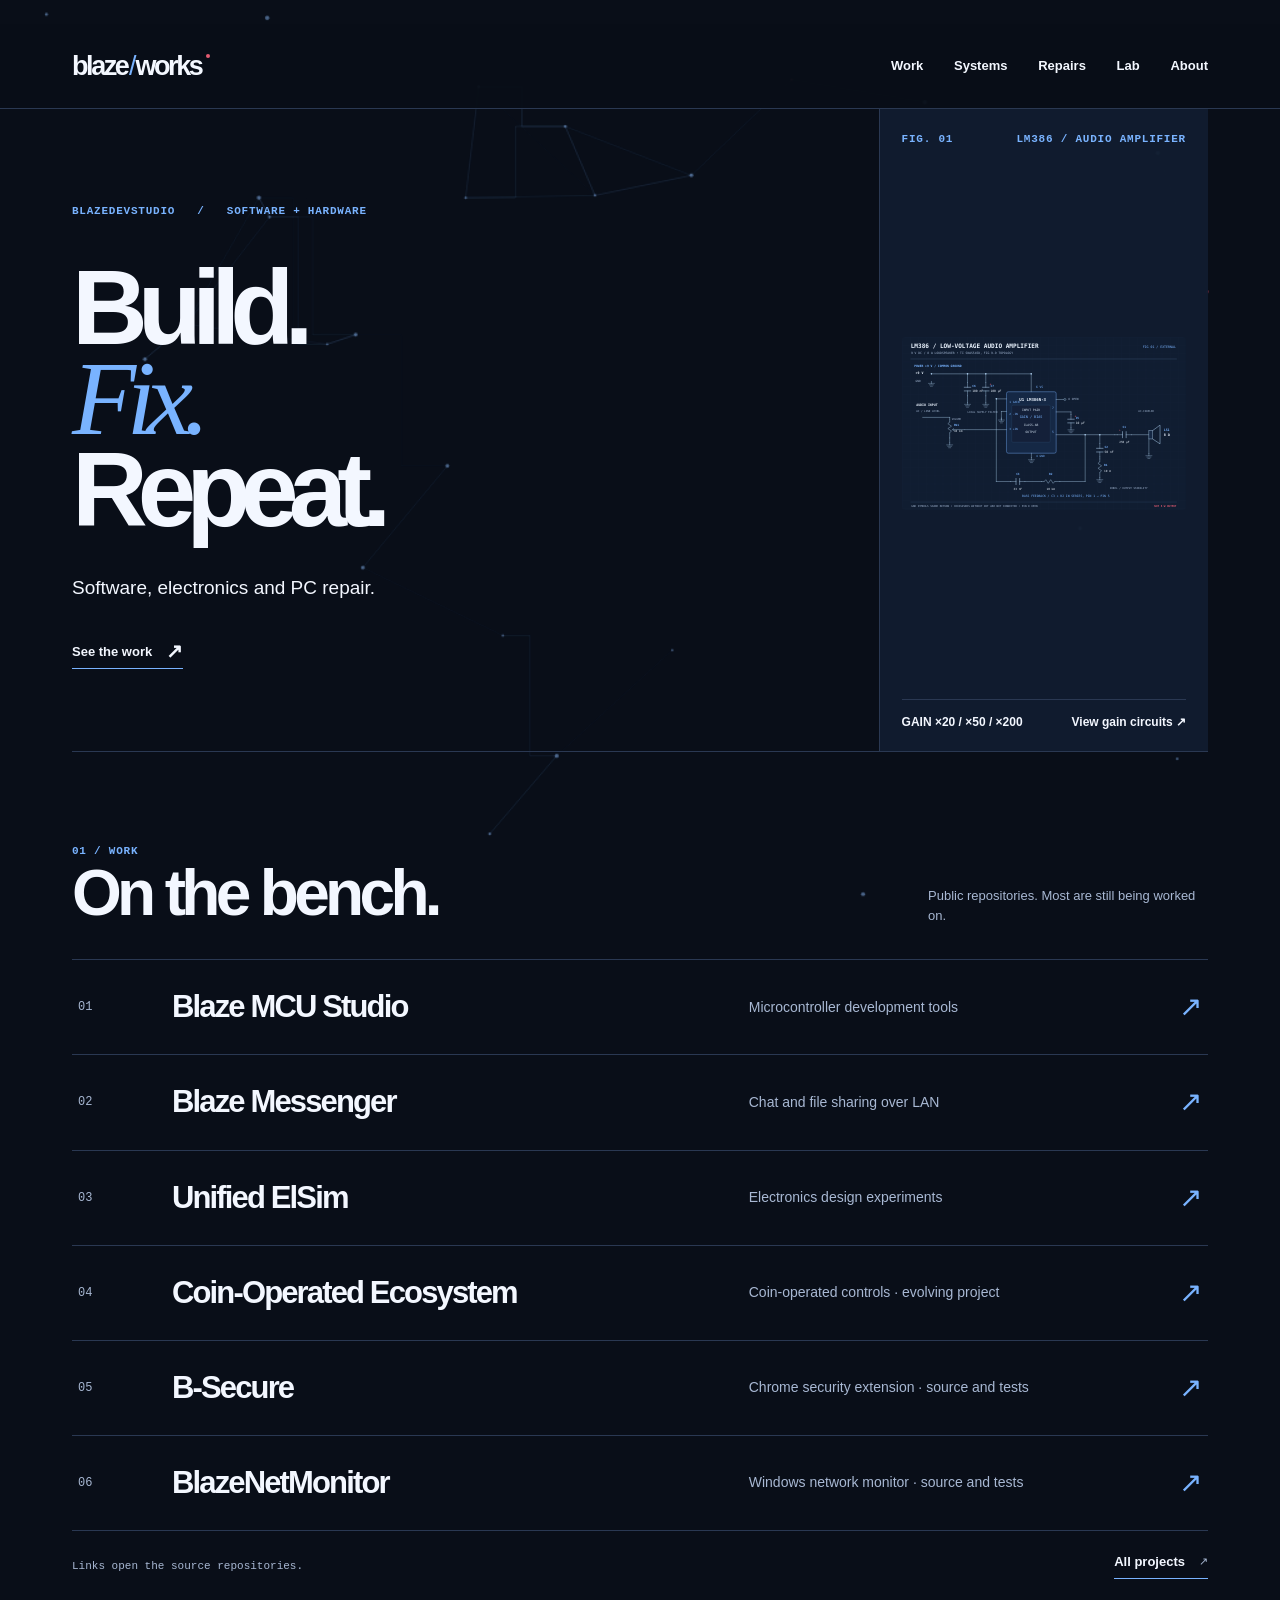
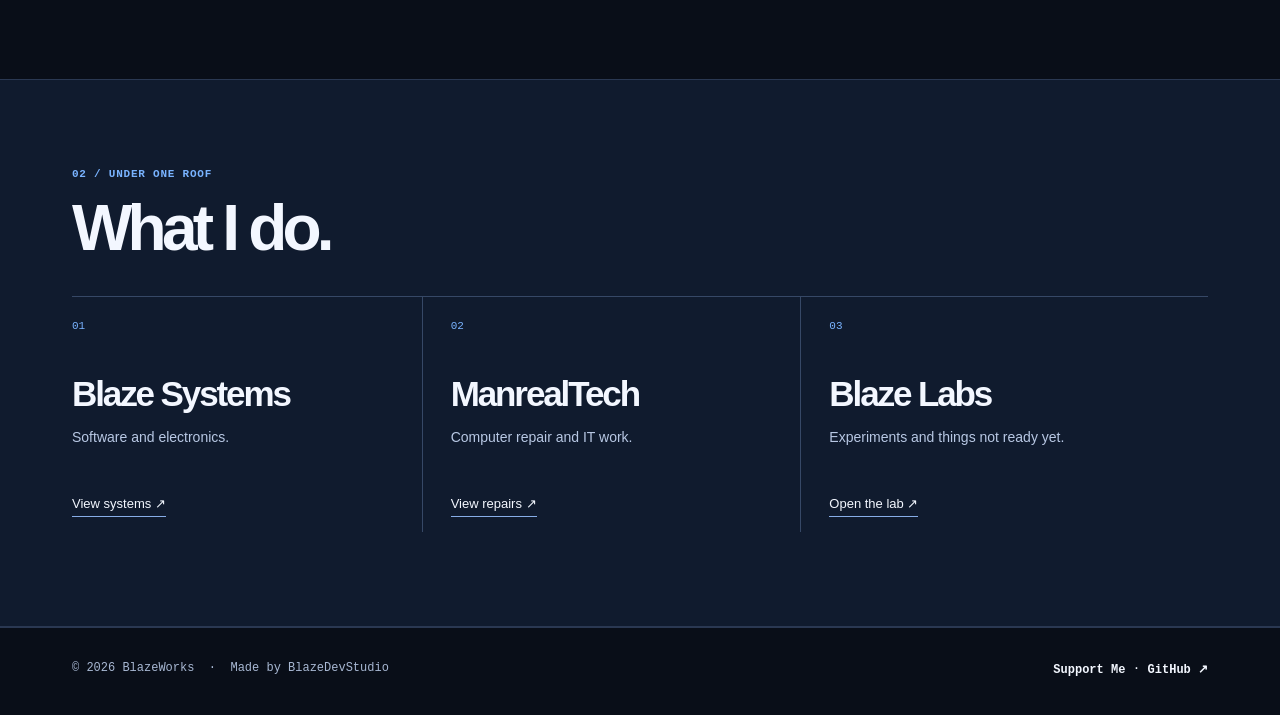
<file: index.html>
<!doctype html>
<html lang="en">
  <head>
    <meta charset="utf-8">
    <meta name="viewport" content="width=device-width, initial-scale=1">
    <meta name="theme-color" content="#090E18">
    <meta name="description" content="BlazeWorks — software, electronics, PC repair and projects from BlazeDevStudio.">
    <title>
      BlazeWorks
    </title>
    <link rel="icon" href="./favicon.svg" type="image/svg+xml">
    <link rel="stylesheet" href="./assets/site.min.css">
    <script src="./assets/circuit.js" defer>
    </script>
  </head>
  <body>
    <canvas id="circuit-field" class="circuit-field" aria-hidden="true"></canvas><a class="skip" href="#main">Skip to content</a>
    <header class="site-header">
      <div class="container header-inner">
        <a class="wordmark" href="./" aria-label="BlazeWorks home">blaze<span class="mark">/</span>works</a>
        <nav class="nav" aria-label="Main navigation">
          <a href="./projects/">Work</a><a href="./systems/">Systems</a><a href="./manrealtech/">Repairs</a><a href="./labs/">Lab</a><a href="./about/">About</a>
        </nav>
      </div>
    </header>
    <main id="main">
      <section class="hero container">
        <div class="hero-copy">
          <div>
            <span class="kicker">BlazeDevStudio &nbsp; / &nbsp; Software + hardware</span>
            <h1>
              Build.<br><em>Fix.</em><br>Repeat.
            </h1>
            <p class="hero-sub">
              Software, electronics and PC repair.
            </p>
          </div>
          <div class="hero-meta">
            <a class="text-link" href="./projects/">See the work <span class="arrow">↗</span></a>
          </div>
        </div>
        <div class="hero-aside">
          <div class="folio">
            <span>FIG. 01</span><span>LM386 / AUDIO AMPLIFIER</span>
          </div>
          <a class="chip-diagram-link" href="./circuits/lm386/" aria-label="Explore the complete LM386 amplifier wiring schematic, internal topology and component list" title="Open the full-size LM386 bass-boost schematic and internal circuit reference"><img class="chip-diagram" src="./assets/diagrams/lm386-bass-boost-reference.svg" width="1400" height="850" loading="eager" decoding="async" alt="LM386 amplifier engineering schematic showing a nine-volt supply, input volume control, bass feedback, output stability network, coupling capacitor and eight-ohm speaker"></a>
          <div class="aside-caption">
            <span>GAIN ×20 / ×50 / ×200</span><a href="./circuits/lm386/#gain" title="LM386 gain-control diagrams, internal schematic and manufacturer documentation">View gain circuits ↗</a>
          </div>
        </div>
      </section>
      <section class="section container" id="work">
        <div class="section-header">
          <div>
            <span class="overline">01 / Work</span>
            <h2 class="section-heading">
              On the bench.
            </h2>
          </div>
          <p class="section-note">
            Public repositories. Most are still being worked on.
          </p>
        </div>
        <div class="work-list">
          <a class="work-row" href="https://github.com/BlazeDevStudio/BlazeMCUstudio" aria-label="Blaze MCU Studio on GitHub"><span class="number">01</span>
          <h3>
            Blaze MCU Studio
          </h3>
          <p>
            Microcontroller development tools
          </p>
          <span class="go" aria-hidden="true">↗</span></a><a class="work-row" href="https://github.com/BlazeDevStudio/BlazeMessenger" aria-label="Blaze Messenger on GitHub"><span class="number">02</span>
          <h3>
            Blaze Messenger
          </h3>
          <p>
            Chat and file sharing over LAN
          </p>
          <span class="go" aria-hidden="true">↗</span></a><a class="work-row" href="https://github.com/BlazeDevStudio/BlazeUnifiedElSim" aria-label="Unified ElSim on GitHub"><span class="number">03</span>
          <h3>
            Unified ElSim
          </h3>
          <p>
            Electronics design experiments
          </p>
          <span class="go" aria-hidden="true">↗</span></a><a class="work-row" href="https://github.com/BlazeDevStudio/CoinOperatedEcosystem" aria-label="Coin-Operated Ecosystem on GitHub"><span class="number">04</span>
          <h3>
            Coin-Operated Ecosystem
          </h3>
          <p>
            Coin-operated controls · evolving project
          </p>
          <span class="go" aria-hidden="true">↗</span></a><a class="work-row" href="./b-secure/" aria-label="B Secure project and privacy policy"><span class="number">05</span>
          <h3>
            B-Secure
          </h3>
          <p>
            Chrome security extension · source and tests
          </p>
          <span class="go" aria-hidden="true">↗</span></a><a class="work-row" href="https://github.com/BlazeDevStudio/BlazingSystems-Projects/tree/main/networking/blazenetmonitor" aria-label="BlazeNetMonitor on GitHub"><span class="number">06</span>
          <h3>
            BlazeNetMonitor
          </h3>
          <p>
            Windows network monitor · source and tests
          </p>
          <span class="go" aria-hidden="true">↗</span></a>
        </div>
        <div class="work-footer">
          <span>Links open the source repositories.</span><a class="text-link" href="./projects/">All projects <span class="arrow">↗</span></a>
        </div>
      </section>
      <section class="studios">
        <div class="container">
          <span class="overline">02 / Under one roof</span>
          <h2 class="studios-heading">
            What I do.
          </h2>
          <div class="studio-grid">
            <div class="studio">
              <span class="studio-num">01</span>
              <h3>
                Blaze Systems
              </h3>
              <p>
                Software and electronics.
              </p>
              <a href="./systems/">View systems ↗</a>
            </div>
            <div class="studio">
              <span class="studio-num">02</span>
              <h3>
                ManrealTech
              </h3>
              <p>
                Computer repair and IT work.
              </p>
              <a href="./manrealtech/">View repairs ↗</a>
            </div>
            <div class="studio">
              <span class="studio-num">03</span>
              <h3>
                Blaze Labs
              </h3>
              <p>
                Experiments and things not ready yet.
              </p>
              <a href="./labs/">Open the lab ↗</a>
            </div>
          </div>
        </div>
      </section>
    </main>
    <footer class="site-footer">
      <div class="container footer-inner">
        <small>© 2026 BlazeWorks &nbsp;·&nbsp; Made by BlazeDevStudio</small><span><a href="./support/">Support Me</a> &nbsp;·&nbsp; <a href="https://github.com/BlazeDevStudio">GitHub ↗</a></span>
      </div>
    </footer>
  </body>
</html>
</file>
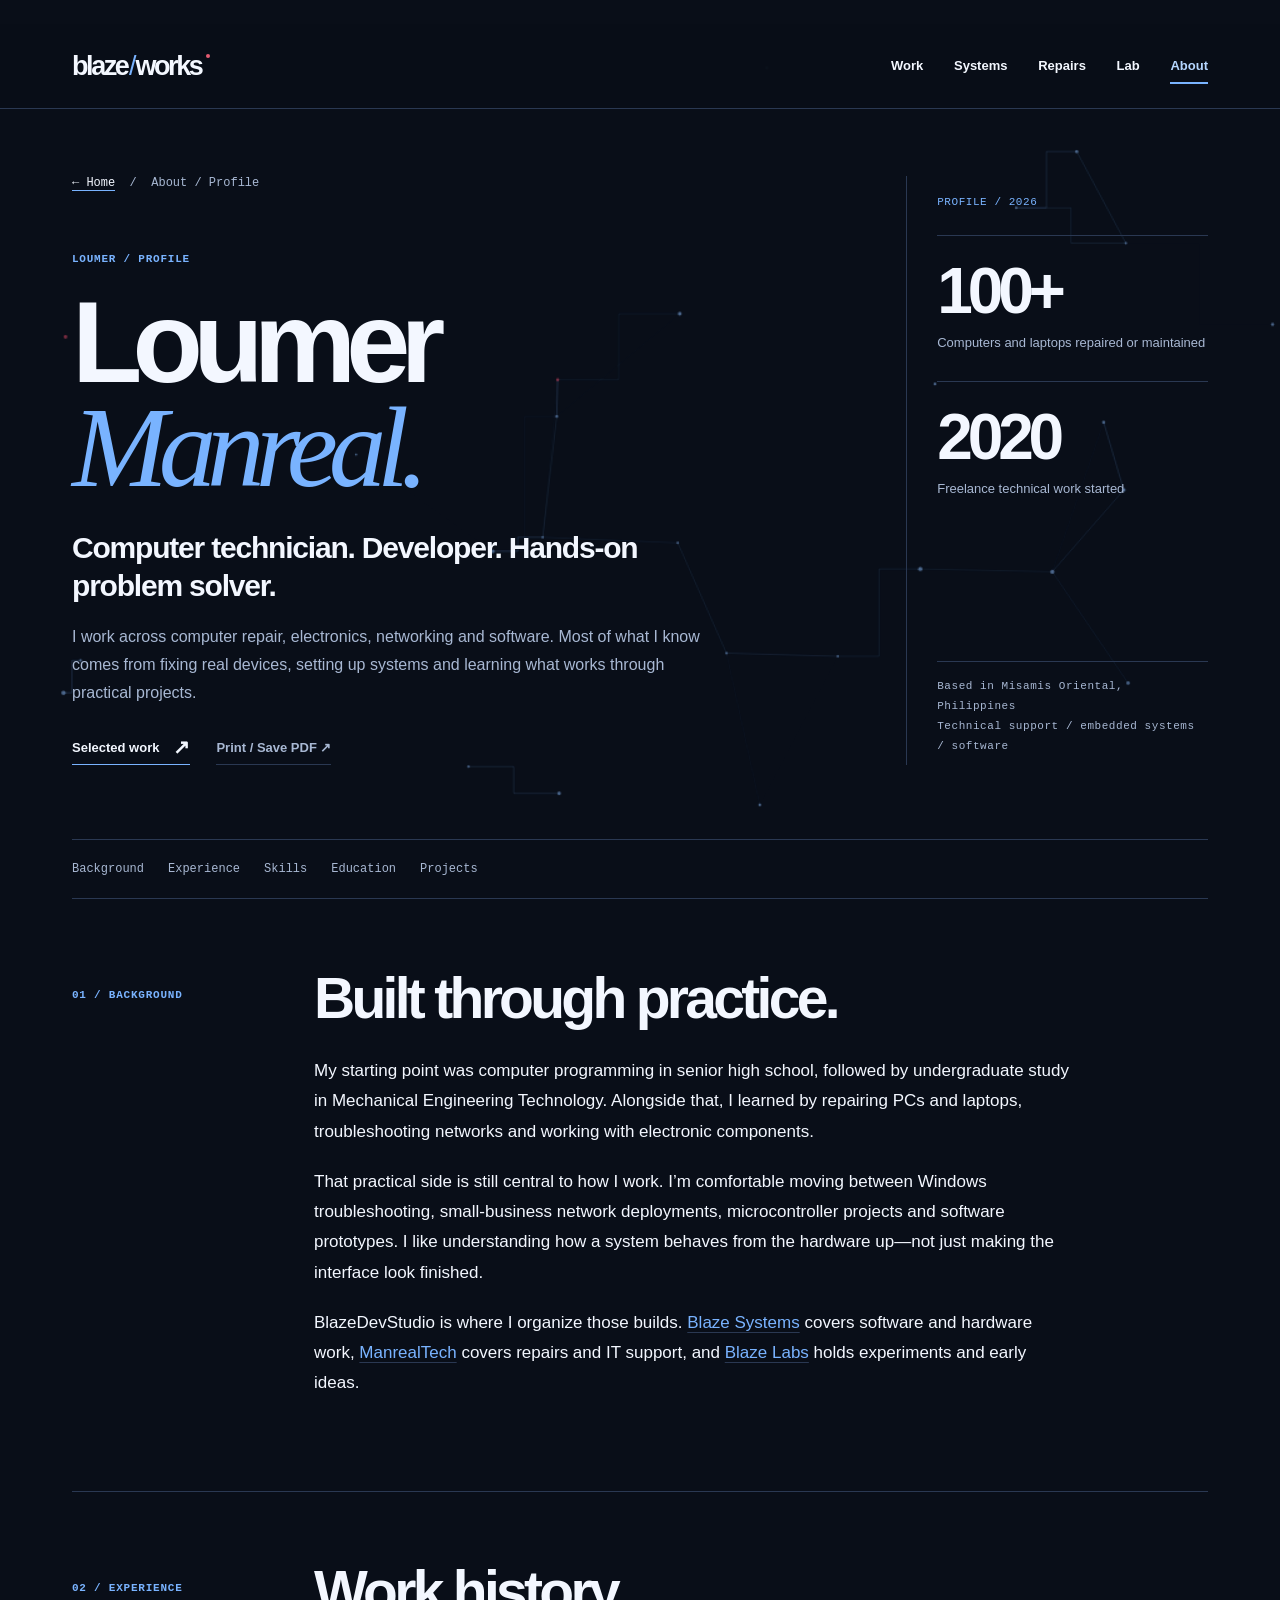
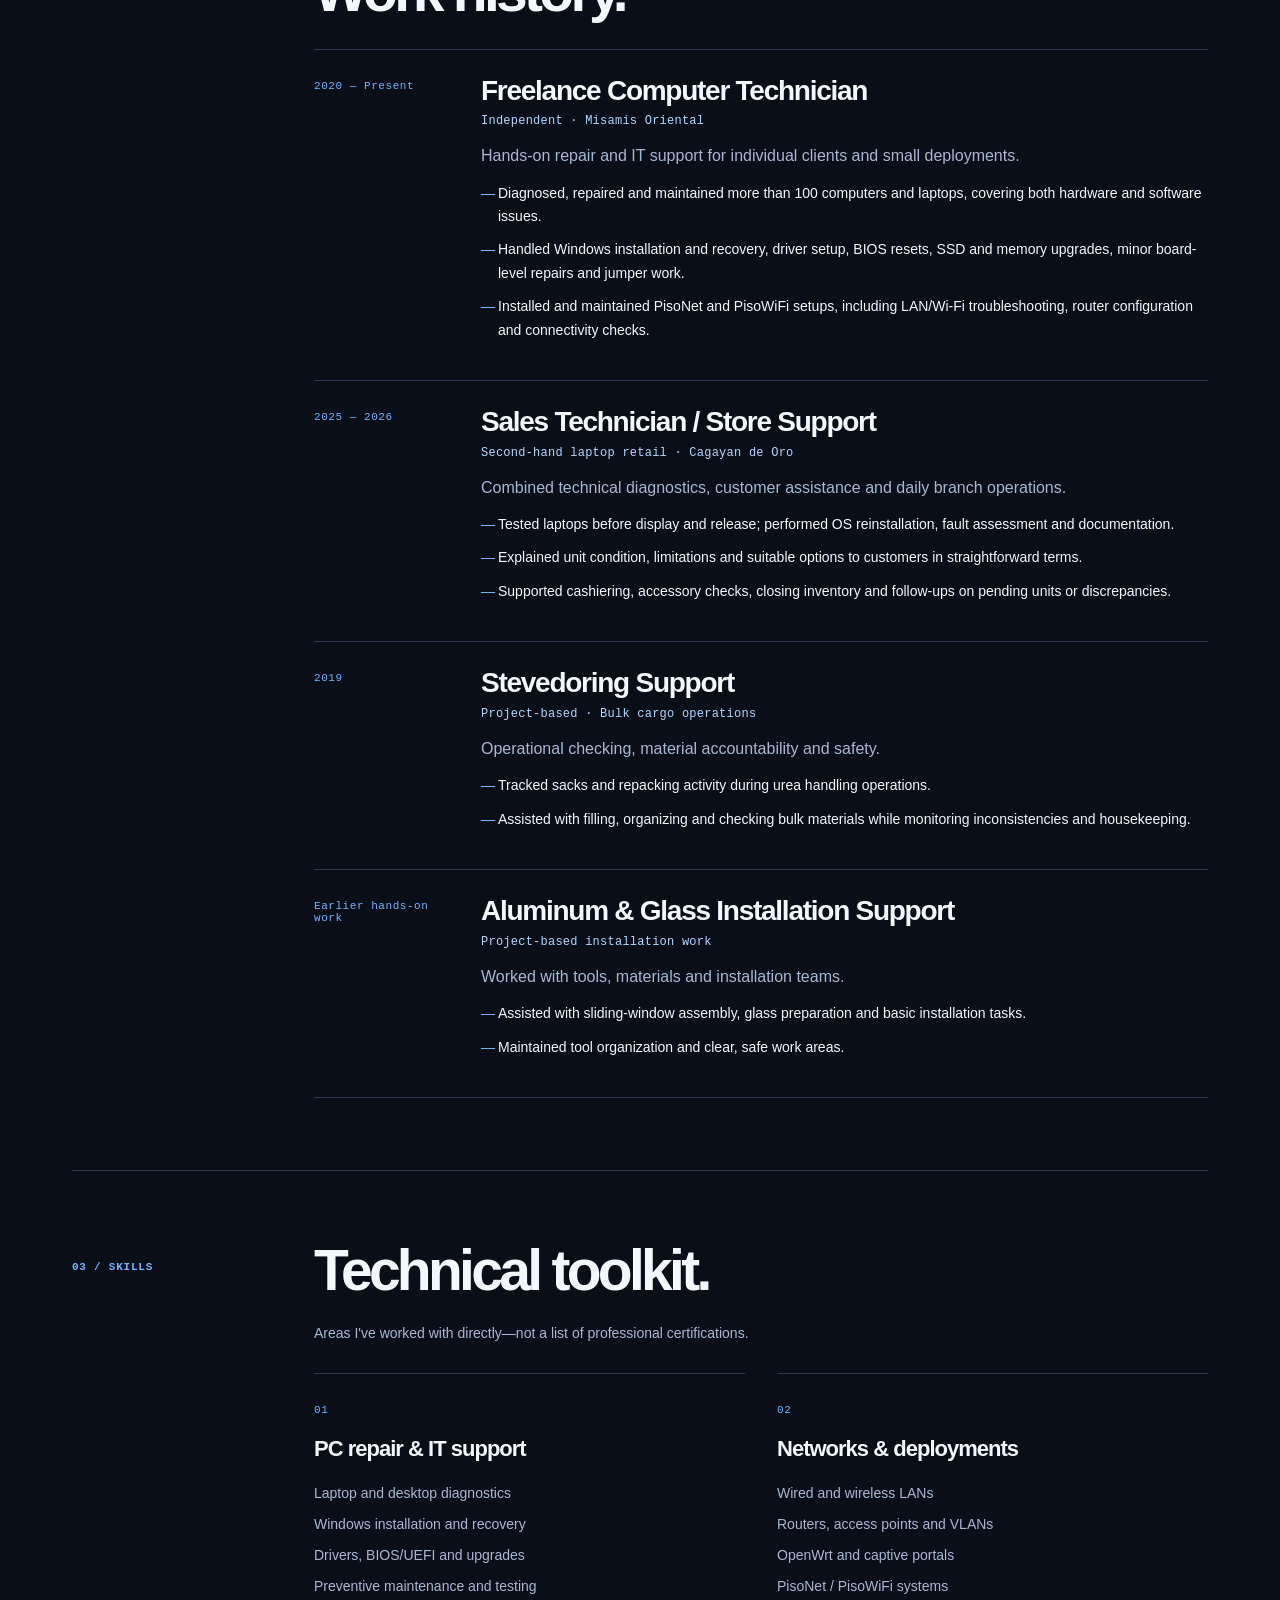
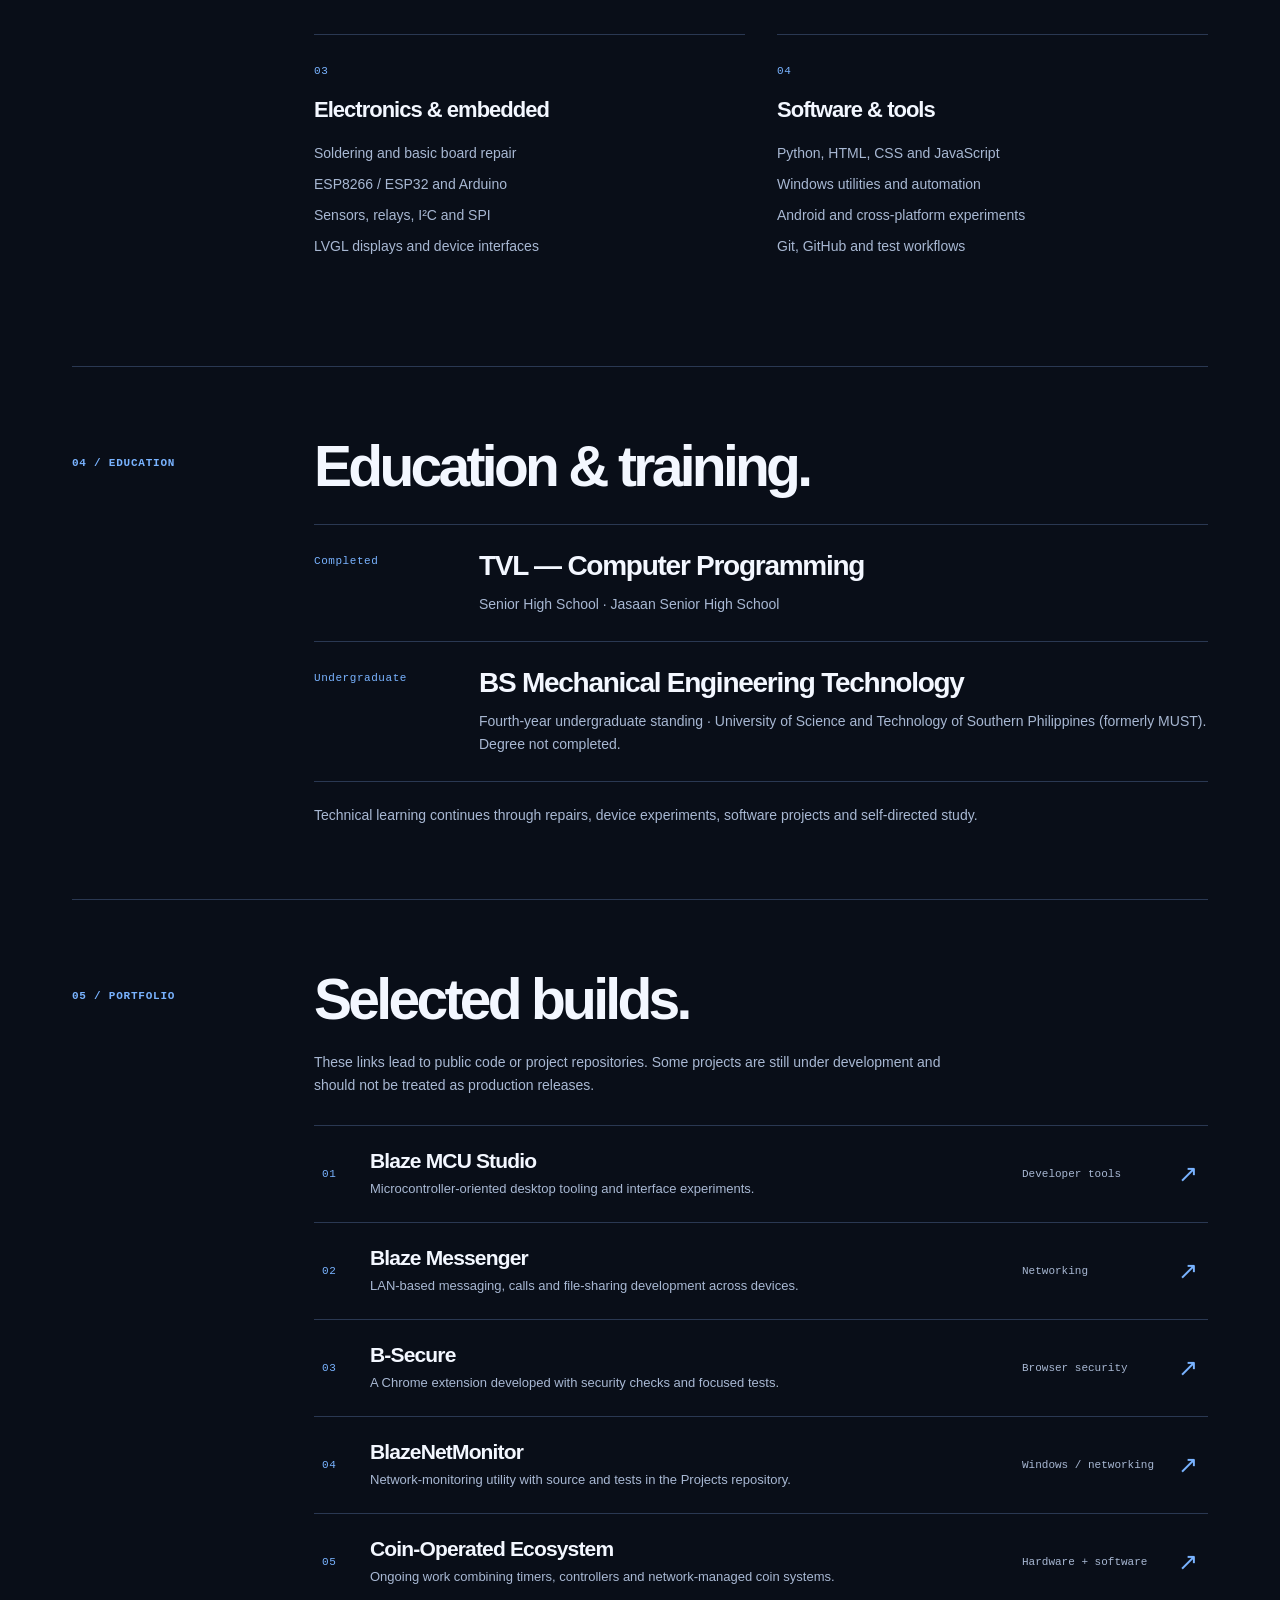
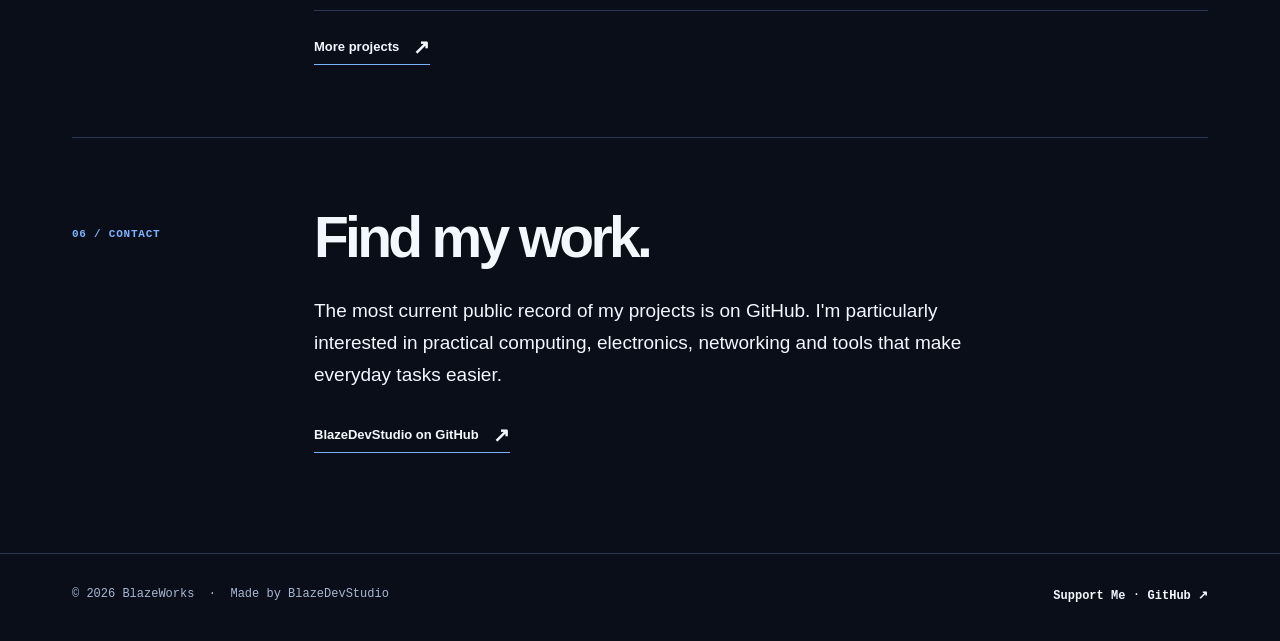
<file: about/index.html>
<!doctype html>
<html lang="en">
  <head>
    <meta charset="utf-8">
    <meta name="viewport" content="width=device-width, initial-scale=1">
    <meta name="theme-color" content="#090E18">
    <meta name="description" content="Loumer Manreal — freelance computer technician, developer and electronics enthusiast in Misamis Oriental. Experience, technical skills, education and selected projects.">
    <title>
      About Loumer Manreal — BlazeWorks
    </title>
    <link rel="icon" href="../favicon.svg" type="image/svg+xml">
    <link rel="stylesheet" href="../assets/site.min.css">
    <script src="../assets/circuit.js" defer>
    </script>
  </head>
  <body>
    <canvas id="circuit-field" class="circuit-field" aria-hidden="true"></canvas> <a class="skip" href="#main">Skip to content</a>
    <header class="site-header">
      <div class="container header-inner">
        <a class="wordmark" href="../" aria-label="BlazeWorks home">blaze<span class="mark">/</span>works</a>
        <nav class="nav" aria-label="Main navigation">
          <a href="../projects/">Work</a><a href="../systems/">Systems</a><a href="../manrealtech/">Repairs</a><a href="../labs/">Lab</a><a href="../about/" aria-current="page">About</a>
        </nav>
      </div>
    </header>
    <main id="main">
      <section class="container resume-hero" aria-labelledby="resume-title">
        <div>
          <div class="back">
            <a href="../">← Home</a> &nbsp;/&nbsp; About / Profile
          </div>
          <span class="overline">LOUMER / PROFILE</span>
          <h1 id="resume-title">
            Loumer<br><em>Manreal.</em>
          </h1>
          <p class="resume-lead">
            Computer technician. Developer. Hands-on problem solver.
          </p>
          <p class="resume-intro">
            I work across computer repair, electronics, networking and software. Most of what I know comes from fixing real devices, setting up systems and learning what works through practical projects.
          </p>
          <div class="resume-actions">
            <a class="text-link" href="../projects/">Selected work <span class="arrow" aria-hidden="true">↗</span></a><button type="button" class="resume-print" onclick="window.print()">Print / Save PDF <span aria-hidden="true">↗</span></button>
          </div>
        </div>
        <aside class="resume-hero-side" aria-label="Profile at a glance">
          <div class="resume-side-heading">
            PROFILE / 2026
          </div>
          <div class="resume-stat">
            <strong>100+</strong><span>Computers and laptops repaired or maintained</span>
          </div>
          <div class="resume-stat">
            <strong>2020</strong><span>Freelance technical work started</span>
          </div>
          <div class="resume-side-footer">
            Based in Misamis Oriental, Philippines<br>Technical support / embedded systems / software
          </div>
        </aside>
      </section>
      <nav class="container resume-jump" aria-label="Profile sections">
        <a href="#background">Background</a><a href="#experience">Experience</a><a href="#skills">Skills</a><a href="#education">Education</a><a href="#selected-work">Projects</a>
      </nav>
      <section class="container resume-section" id="background">
        <div class="resume-section-label">
          <span class="overline">01 / Background</span>
        </div>
        <div class="resume-section-content">
          <h2>
            Built through practice.
          </h2>
          <div class="resume-prose">
            <p>
              My starting point was computer programming in senior high school, followed by undergraduate study in Mechanical Engineering Technology. Alongside that, I learned by repairing PCs and laptops, troubleshooting networks and working with electronic components.
            </p>
            <p>
              That practical side is still central to how I work. I’m comfortable moving between Windows troubleshooting, small-business network deployments, microcontroller projects and software prototypes. I like understanding how a system behaves from the hardware up—not just making the interface look finished.
            </p>
            <p>
              BlazeDevStudio is where I organize those builds. <a href="../systems/">Blaze Systems</a> covers software and hardware work, <a href="../manrealtech/">ManrealTech</a> covers repairs and IT support, and <a href="../labs/">Blaze Labs</a> holds experiments and early ideas.
            </p>
          </div>
        </div>
      </section>
      <section class="container resume-section" id="experience">
        <div class="resume-section-label">
          <span class="overline">02 / Experience</span>
        </div>
        <div class="resume-section-content">
          <h2>
            Work history.
          </h2>
          <div class="resume-timeline">
            <article class="resume-entry">
              <div class="resume-period">
                2020 — Present
              </div>
              <div class="resume-entry-body">
                <h3>
                  Freelance Computer Technician
                </h3>
                <p class="resume-place">
                  Independent · Misamis Oriental
                </p>
                <p>
                  Hands-on repair and IT support for individual clients and small deployments.
                </p>
                <ul>
                  <li>
                    Diagnosed, repaired and maintained more than 100 computers and laptops, covering both hardware and software issues.
                  </li>
                  <li>
                    Handled Windows installation and recovery, driver setup, BIOS resets, SSD and memory upgrades, minor board-level repairs and jumper work.
                  </li>
                  <li>
                    Installed and maintained PisoNet and PisoWiFi setups, including LAN/Wi-Fi troubleshooting, router configuration and connectivity checks.
                  </li>
                </ul>
              </div>
            </article>
            <article class="resume-entry">
              <div class="resume-period">
                2025 — 2026
              </div>
              <div class="resume-entry-body">
                <h3>
                  Sales Technician / Store Support
                </h3>
                <p class="resume-place">
                  Second-hand laptop retail · Cagayan de Oro
                </p>
                <p>
                  Combined technical diagnostics, customer assistance and daily branch operations.
                </p>
                <ul>
                  <li>
                    Tested laptops before display and release; performed OS reinstallation, fault assessment and documentation.
                  </li>
                  <li>
                    Explained unit condition, limitations and suitable options to customers in straightforward terms.
                  </li>
                  <li>
                    Supported cashiering, accessory checks, closing inventory and follow-ups on pending units or discrepancies.
                  </li>
                </ul>
              </div>
            </article>
            <article class="resume-entry">
              <div class="resume-period">
                2019
              </div>
              <div class="resume-entry-body">
                <h3>
                  Stevedoring Support
                </h3>
                <p class="resume-place">
                  Project-based · Bulk cargo operations
                </p>
                <p>
                  Operational checking, material accountability and safety.
                </p>
                <ul>
                  <li>
                    Tracked sacks and repacking activity during urea handling operations.
                  </li>
                  <li>
                    Assisted with filling, organizing and checking bulk materials while monitoring inconsistencies and housekeeping.
                  </li>
                </ul>
              </div>
            </article>
            <article class="resume-entry">
              <div class="resume-period">
                Earlier hands-on work
              </div>
              <div class="resume-entry-body">
                <h3>
                  Aluminum &amp; Glass Installation Support
                </h3>
                <p class="resume-place">
                  Project-based installation work
                </p>
                <p>
                  Worked with tools, materials and installation teams.
                </p>
                <ul>
                  <li>
                    Assisted with sliding-window assembly, glass preparation and basic installation tasks.
                  </li>
                  <li>
                    Maintained tool organization and clear, safe work areas.
                  </li>
                </ul>
              </div>
            </article>
          </div>
        </div>
      </section>
      <section class="container resume-section" id="skills">
        <div class="resume-section-label">
          <span class="overline">03 / Skills</span>
        </div>
        <div class="resume-section-content">
          <h2>
            Technical toolkit.
          </h2>
          <p class="resume-section-note">
            Areas I've worked with directly—not a list of professional certifications.
          </p>
          <div class="resume-skills">
            <section class="resume-skill-group" aria-labelledby="skill-1">
              <span class="resume-index">01</span>
              <h3 id="skill-1">
                PC repair &amp; IT support
              </h3>
              <ul>
                <li>
                  Laptop and desktop diagnostics
                </li>
                <li>
                  Windows installation and recovery
                </li>
                <li>
                  Drivers, BIOS/UEFI and upgrades
                </li>
                <li>
                  Preventive maintenance and testing
                </li>
              </ul>
            </section>
            <section class="resume-skill-group" aria-labelledby="skill-2">
              <span class="resume-index">02</span>
              <h3 id="skill-2">
                Networks &amp; deployments
              </h3>
              <ul>
                <li>
                  Wired and wireless LANs
                </li>
                <li>
                  Routers, access points and VLANs
                </li>
                <li>
                  OpenWrt and captive portals
                </li>
                <li>
                  PisoNet / PisoWiFi systems
                </li>
              </ul>
            </section>
            <section class="resume-skill-group" aria-labelledby="skill-3">
              <span class="resume-index">03</span>
              <h3 id="skill-3">
                Electronics &amp; embedded
              </h3>
              <ul>
                <li>
                  Soldering and basic board repair
                </li>
                <li>
                  ESP8266 / ESP32 and Arduino
                </li>
                <li>
                  Sensors, relays, I²C and SPI
                </li>
                <li>
                  LVGL displays and device interfaces
                </li>
              </ul>
            </section>
            <section class="resume-skill-group" aria-labelledby="skill-4">
              <span class="resume-index">04</span>
              <h3 id="skill-4">
                Software &amp; tools
              </h3>
              <ul>
                <li>
                  Python, HTML, CSS and JavaScript
                </li>
                <li>
                  Windows utilities and automation
                </li>
                <li>
                  Android and cross-platform experiments
                </li>
                <li>
                  Git, GitHub and test workflows
                </li>
              </ul>
            </section>
          </div>
        </div>
      </section>
      <section class="container resume-section" id="education">
        <div class="resume-section-label">
          <span class="overline">04 / Education</span>
        </div>
        <div class="resume-section-content">
          <h2>
            Education &amp; training.
          </h2>
          <div class="resume-education">
            <div class="resume-education-item">
              <span class="resume-education-stage">Completed</span>
              <div>
                <h3>
                  TVL — Computer Programming
                </h3>
                <p>
                  Senior High School · Jasaan Senior High School
                </p>
              </div>
            </div>
            <div class="resume-education-item">
              <span class="resume-education-stage">Undergraduate</span>
              <div>
                <h3>
                  BS Mechanical Engineering Technology
                </h3>
                <p>
                  Fourth-year undergraduate standing · University of Science and Technology of Southern Philippines (formerly MUST). Degree not completed.
                </p>
              </div>
            </div>
          </div>
          <p class="resume-education-note">
            Technical learning continues through repairs, device experiments, software projects and self-directed study.
          </p>
        </div>
      </section>
      <section class="container resume-section" id="selected-work">
        <div class="resume-section-label">
          <span class="overline">05 / Portfolio</span>
        </div>
        <div class="resume-section-content">
          <h2>
            Selected builds.
          </h2>
          <p class="resume-section-note">
            These links lead to public code or project repositories. Some projects are still under development and should not be treated as production releases.
          </p>
          <div class="resume-project-list">
            <a class="resume-project" href="https://github.com/BlazeDevStudio/BlazeMCUstudio" target="_blank" rel="noopener noreferrer"><span class="resume-index">01</span><span class="resume-project-main"><strong>Blaze MCU Studio</strong><small>Microcontroller-oriented desktop tooling and interface experiments.</small></span><span class="resume-project-kind">Developer tools</span><span class="resume-project-arrow" aria-hidden="true">↗</span></a> <a class="resume-project" href="https://github.com/BlazeDevStudio/BlazeMessenger" target="_blank" rel="noopener noreferrer"><span class="resume-index">02</span><span class="resume-project-main"><strong>Blaze Messenger</strong><small>LAN-based messaging, calls and file-sharing development across devices.</small></span><span class="resume-project-kind">Networking</span><span class="resume-project-arrow" aria-hidden="true">↗</span></a> <a class="resume-project" href="https://github.com/BlazeDevStudio/B-Secure" target="_blank" rel="noopener noreferrer"><span class="resume-index">03</span><span class="resume-project-main"><strong>B-Secure</strong><small>A Chrome extension developed with security checks and focused tests.</small></span><span class="resume-project-kind">Browser security</span><span class="resume-project-arrow" aria-hidden="true">↗</span></a> <a class="resume-project" href="https://github.com/BlazeDevStudio/BlazingSystems-Projects/tree/main/networking/blazenetmonitor" target="_blank" rel="noopener noreferrer"><span class="resume-index">04</span><span class="resume-project-main"><strong>BlazeNetMonitor</strong><small>Network-monitoring utility with source and tests in the Projects repository.</small></span><span class="resume-project-kind">Windows / networking</span><span class="resume-project-arrow" aria-hidden="true">↗</span></a> <a class="resume-project" href="https://github.com/BlazeDevStudio/CoinOperatedEcosystem" target="_blank" rel="noopener noreferrer"><span class="resume-index">05</span><span class="resume-project-main"><strong>Coin-Operated Ecosystem</strong><small>Ongoing work combining timers, controllers and network-managed coin systems.</small></span><span class="resume-project-kind">Hardware + software</span><span class="resume-project-arrow" aria-hidden="true">↗</span></a>
          </div>
          <a class="text-link resume-more" href="../projects/">More projects <span class="arrow" aria-hidden="true">↗</span></a>
        </div>
      </section>
      <section class="container resume-section resume-last" id="contact">
        <div class="resume-section-label">
          <span class="overline">06 / Contact</span>
        </div>
        <div class="resume-section-content">
          <h2>
            Find my work.
          </h2>
          <p class="resume-closer">
            The most current public record of my projects is on GitHub. I'm particularly interested in practical computing, electronics, networking and tools that make everyday tasks easier.
          </p>
          <a class="text-link" href="https://github.com/BlazeDevStudio" target="_blank" rel="noopener noreferrer">BlazeDevStudio on GitHub <span class="arrow" aria-hidden="true">↗</span></a>
        </div>
      </section>
    </main>
    <footer class="site-footer">
      <div class="container footer-inner">
        <small>© 2026 BlazeWorks &nbsp;·&nbsp; Made by BlazeDevStudio</small><span><a href="../support/">Support Me</a> &nbsp;·&nbsp; <a href="https://github.com/BlazeDevStudio">GitHub ↗</a></span>
      </div>
    </footer>
  </body>
</html>
</file>
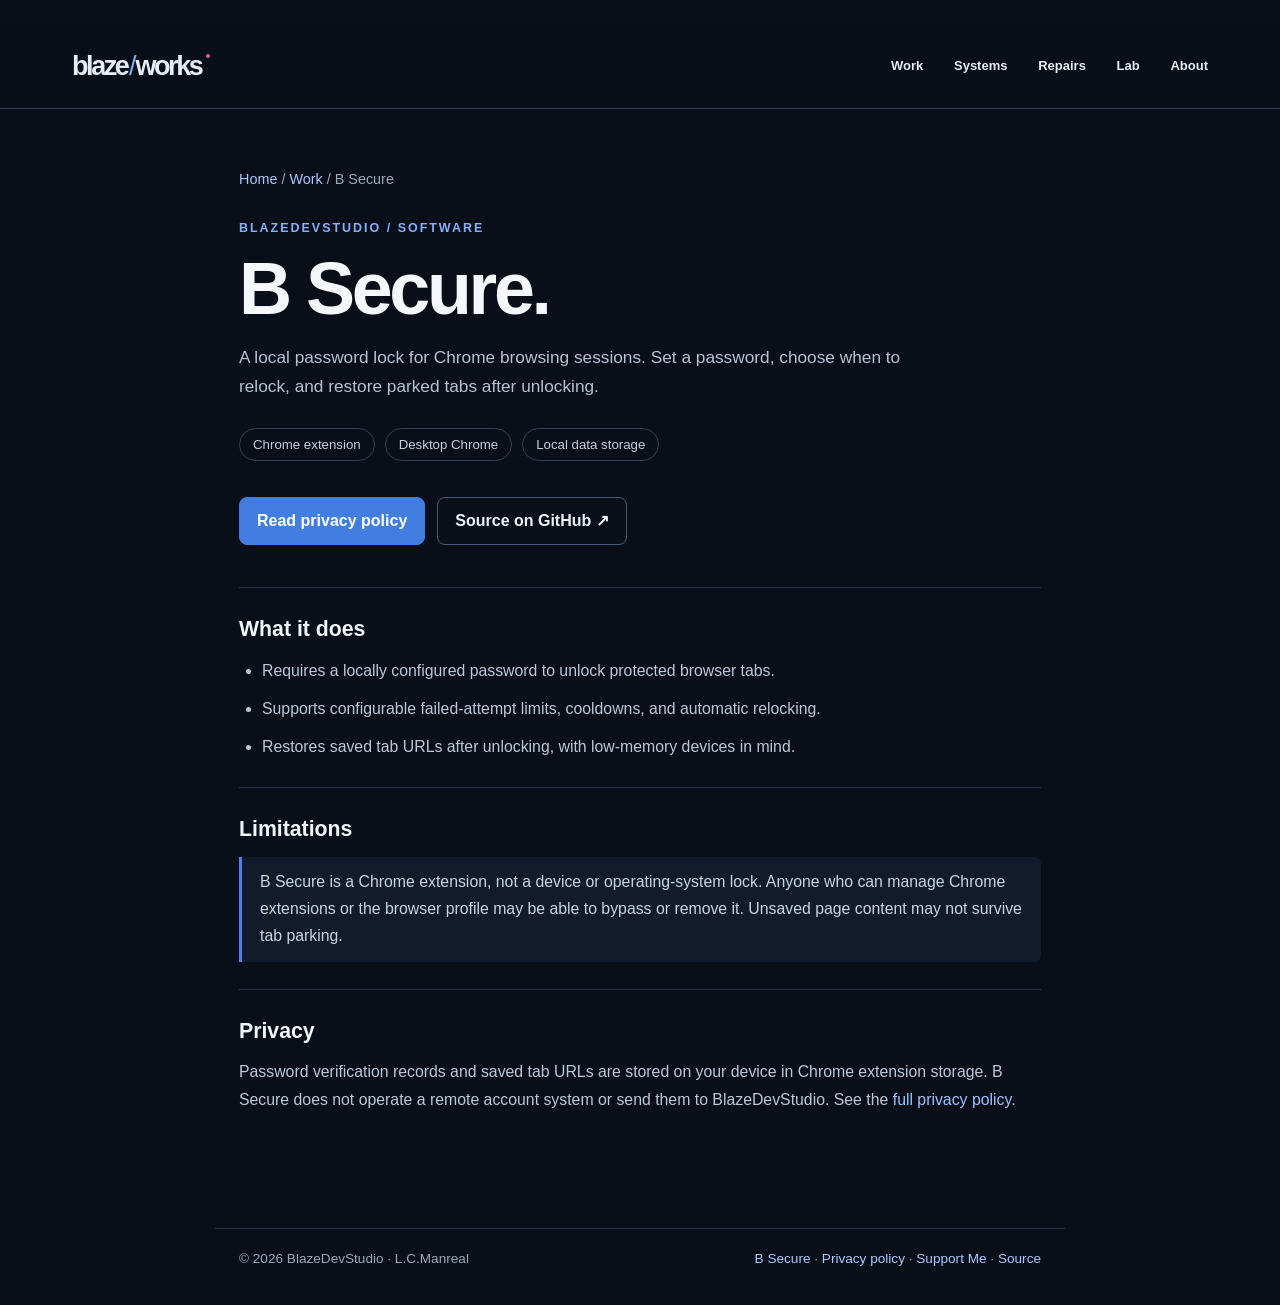
<file: b-secure/index.html>
<!doctype html>
<html lang="en">
<head>
<meta charset="utf-8">
<meta name="viewport" content="width=device-width,initial-scale=1">
<meta name="theme-color" content="#090e18">
<meta name="description" content="B Secure Chrome extension: browser-session locking, documentation, and privacy policy.">
<title>B Secure — BlazeWorks / BlazeDevStudio</title>
<link rel="canonical" href="https://blazedevstudio.pages.dev/b-secure/">
<link rel="icon" href="../favicon.svg" type="image/svg+xml">
<link rel="stylesheet" href="../assets/site.min.css">
<link rel="stylesheet" href="../b-secure/assets/bsecure-pages.css">
</head>
<body class="b-secure-page">
<a class="skip" href="#main">Skip to content</a>
<header class="site-header">
<div class="container header-inner">
<a class="wordmark" href="../" aria-label="BlazeWorks home">blaze<span class="mark">/</span>works</a>
<nav class="nav" aria-label="Main navigation"><a href="../projects/">Work</a><a href="../systems/">Systems</a><a href="../manrealtech/">Repairs</a><a href="../labs/">Lab</a><a href="../about/">About</a></nav>
</div>
</header>
<main id="main" class="b-secure-content">
<div class="b-secure-crumb"><a href="../">Home</a> / <a href="../projects/">Work</a> / B Secure</div>
<p class="b-secure-kicker">BlazeDevStudio / Software</p>
<h1 class="b-secure-title">B Secure.</h1>
<p class="b-secure-lead">A local password lock for Chrome browsing sessions. Set a password, choose when to relock, and restore parked tabs after unlocking.</p>
<div class="b-secure-meta"><span>Chrome extension</span><span>Desktop Chrome</span><span>Local data storage</span></div>
<div class="b-secure-actions"><a class="primary" href="./privacy/">Read privacy policy</a><a href="https://github.com/BlazeDevStudio/B-Secure">Source on GitHub ↗</a></div>
<section class="b-secure-policy" aria-labelledby="features-heading"><h2 id="features-heading">What it does</h2>
<ul><li>Requires a locally configured password to unlock protected browser tabs.</li><li>Supports configurable failed-attempt limits, cooldowns, and automatic relocking.</li><li>Restores saved tab URLs after unlocking, with low-memory devices in mind.</li></ul></section>
<section class="b-secure-policy" aria-labelledby="limits-heading"><h2 id="limits-heading">Limitations</h2>
<div class="b-secure-note"><p>B Secure is a Chrome extension, not a device or operating-system lock. Anyone who can manage Chrome extensions or the browser profile may be able to bypass or remove it. Unsaved page content may not survive tab parking.</p></div></section>
<section class="b-secure-policy" aria-labelledby="privacy-heading"><h2 id="privacy-heading">Privacy</h2><p>Password verification records and saved tab URLs are stored on your device in Chrome extension storage. B Secure does not operate a remote account system or send them to BlazeDevStudio. See the <a href="./privacy/">full privacy policy</a>.</p></section>
</main><footer class="b-secure-footer">
<span>© 2026 BlazeDevStudio · L.C.Manreal</span>
<span><a href="../b-secure/">B Secure</a> · <a href="../b-secure/privacy/">Privacy policy</a> · <a href="../support/">Support Me</a> · <a href="https://github.com/BlazeDevStudio/B-Secure">Source</a></span>
</footer>
</body></html>
</file>
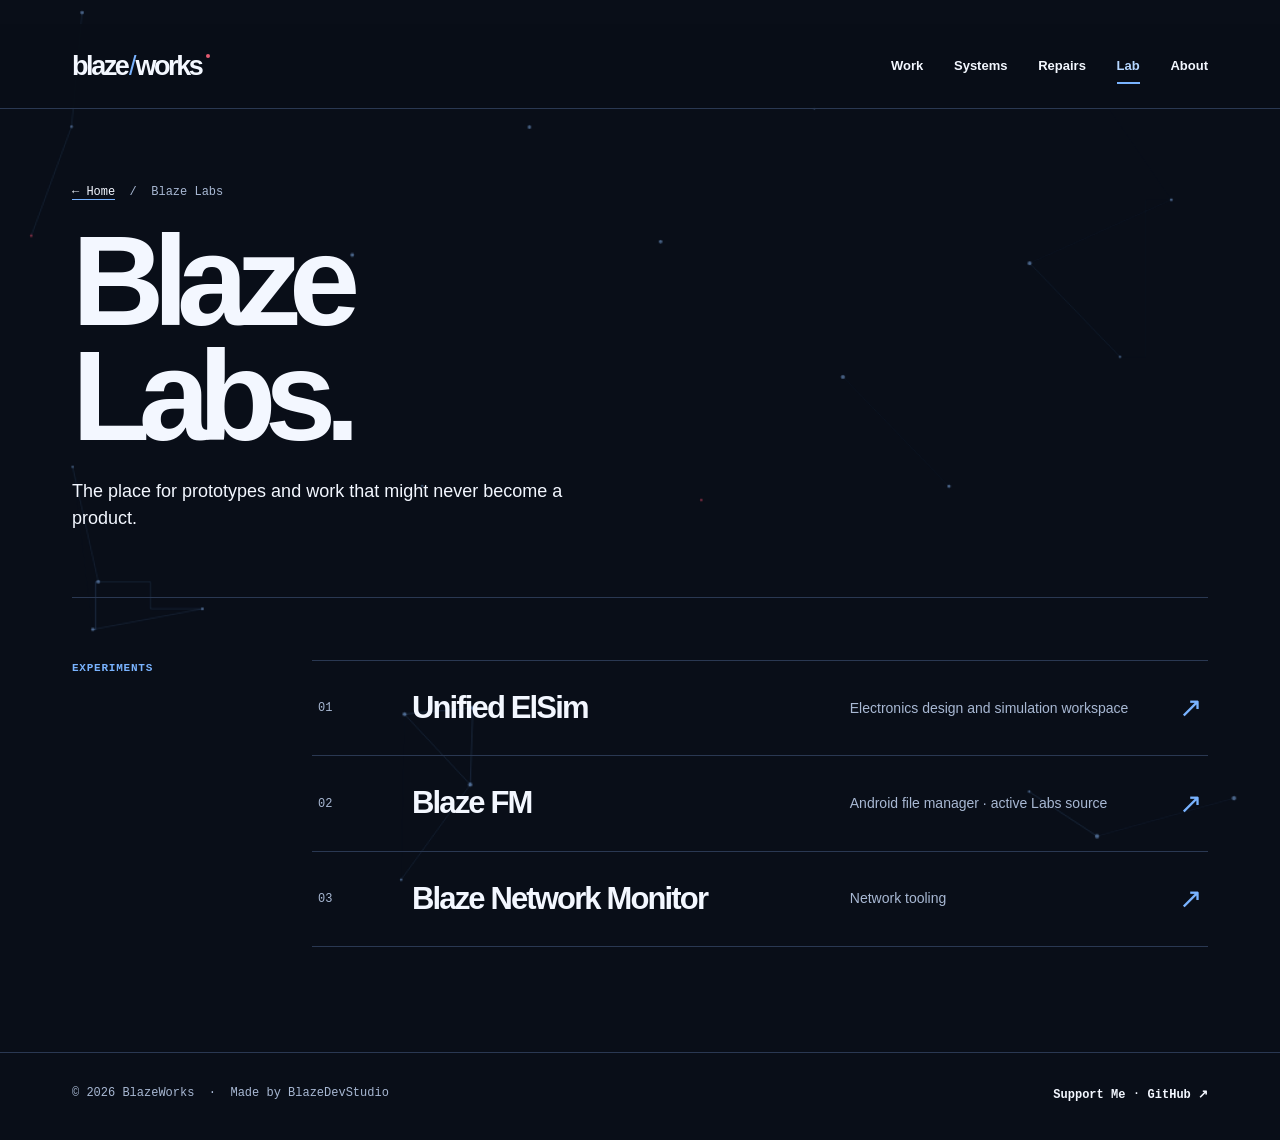
<file: labs/index.html>
<!doctype html>
<html lang="en">
  <head>
    <meta charset="utf-8">
    <meta name="viewport" content="width=device-width, initial-scale=1">
    <meta name="theme-color" content="#090E18">
    <meta name="description" content="Lab: The place for prototypes and work that might never become a product.">
    <title>
      Lab — BlazeWorks
    </title>
    <link rel="icon" href="../favicon.svg" type="image/svg+xml">
    <link rel="stylesheet" href="../assets/site.min.css">
    <script src="../assets/circuit.js" defer>
    </script>
  </head>
  <body>
    <canvas id="circuit-field" class="circuit-field" aria-hidden="true"></canvas><a class="skip" href="#main">Skip to content</a>
    <header class="site-header">
      <div class="container header-inner">
        <a class="wordmark" href="../" aria-label="BlazeWorks home">blaze<span class="mark">/</span>works</a>
        <nav class="nav" aria-label="Main navigation">
          <a href="../projects/">Work</a><a href="../systems/">Systems</a><a href="../manrealtech/">Repairs</a><a aria-current="page" href="../labs/">Lab</a><a href="../about/">About</a>
        </nav>
      </div>
    </header>
    <main id="main">
      <div class="container inner-hero">
        <div class="back">
          <a href="../">← Home</a> &nbsp;/&nbsp; Blaze Labs
        </div>
        <h1>
          Blaze<br>Labs.
        </h1>
        <p class="intro">
          The place for prototypes and work that might never become a product.
        </p>
      </div>
      <section class="inner-section container">
        <div class="two-col">
          <span class="overline">Experiments</span>
          <div>
            <div class="work-list">
              <a class="work-row" href="https://github.com/BlazeDevStudio/BlazeUnifiedElSim" aria-label="Unified ElSim on GitHub"><span class="number">01</span>
              <h3>
                Unified ElSim
              </h3>
              <p>
                Electronics design and simulation workspace
              </p>
              <span class="go" aria-hidden="true">↗</span></a><a class="work-row" href="https://github.com/BlazeDevStudio/BlazingSystems-Labs/tree/main/android/blazefm" aria-label="Blaze FM on GitHub"><span class="number">02</span>
              <h3>
                Blaze FM
              </h3>
              <p>
                Android file manager · active Labs source
              </p>
              <span class="go" aria-hidden="true">↗</span></a><a class="work-row" href="https://github.com/BlazeDevStudio/BlazingSystems-Projects/tree/main/networking/blazenetmonitor" aria-label="Blaze Network Monitor on GitHub"><span class="number">03</span>
              <h3>
                Blaze Network Monitor
              </h3>
              <p>
                Network tooling
              </p>
              <span class="go" aria-hidden="true">↗</span></a>
            </div>
          </div>
        </div>
      </section>
    </main>
    <footer class="site-footer">
      <div class="container footer-inner">
        <small>© 2026 BlazeWorks &nbsp;·&nbsp; Made by BlazeDevStudio</small><span><a href="../support/">Support Me</a> &nbsp;·&nbsp; <a href="https://github.com/BlazeDevStudio">GitHub ↗</a></span>
      </div>
    </footer>
  </body>
</html>
</file>
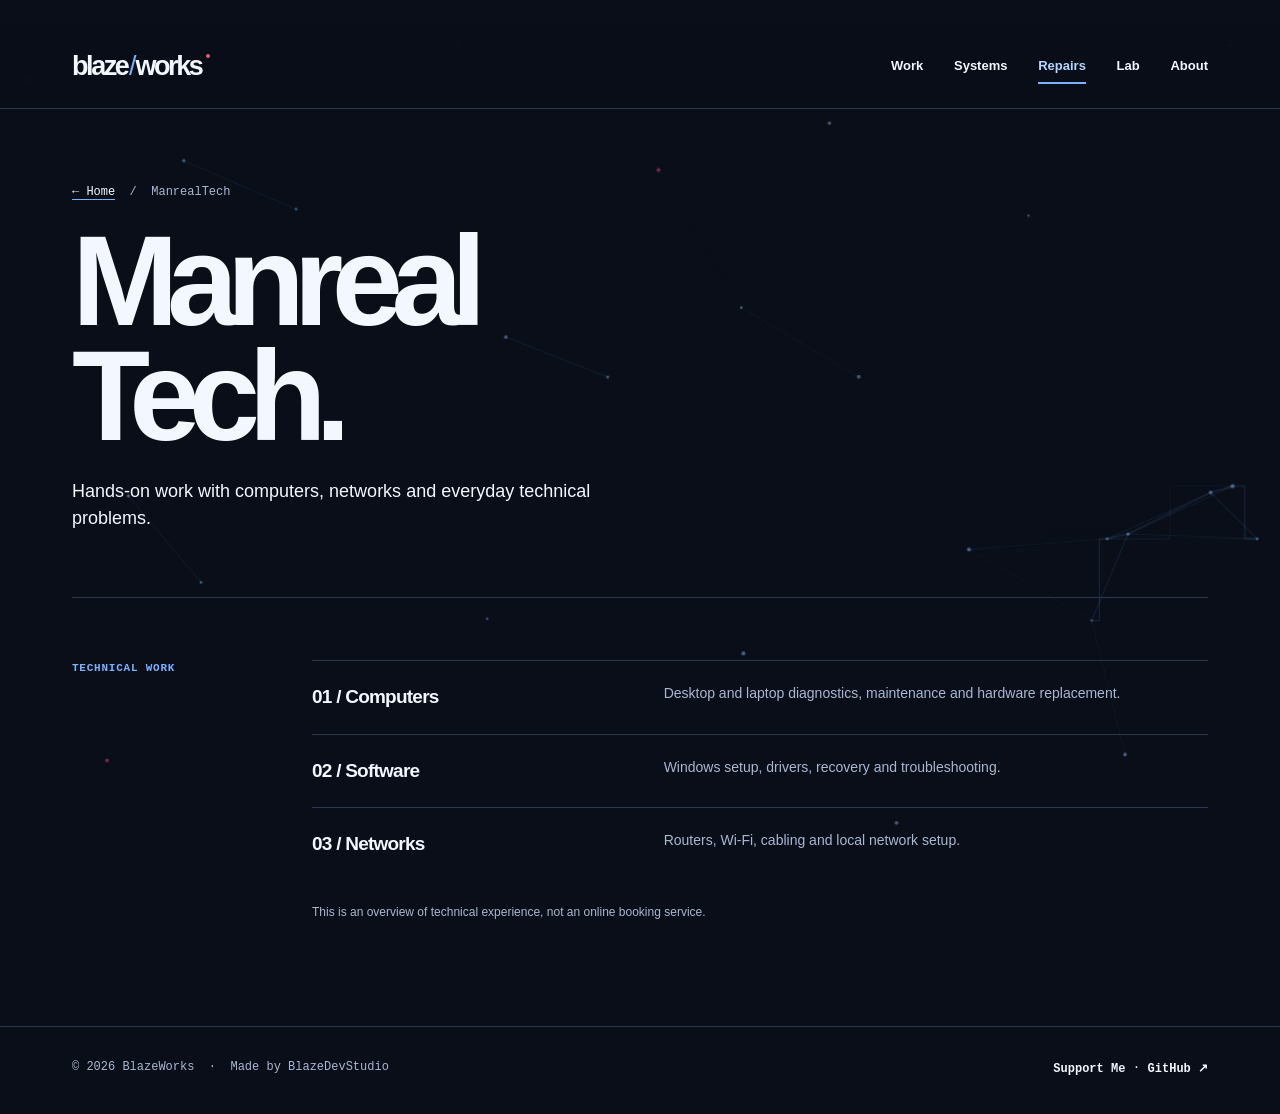
<file: manrealtech/index.html>
<!doctype html>
<html lang="en">
  <head>
    <meta charset="utf-8">
    <meta name="viewport" content="width=device-width, initial-scale=1">
    <meta name="theme-color" content="#090E18">
    <meta name="description" content="Repairs: Hands-on work with computers, networks and everyday technical problems.">
    <title>
      Repairs — BlazeWorks
    </title>
    <link rel="icon" href="../favicon.svg" type="image/svg+xml">
    <link rel="stylesheet" href="../assets/site.min.css">
    <script src="../assets/circuit.js" defer>
    </script>
  </head>
  <body>
    <canvas id="circuit-field" class="circuit-field" aria-hidden="true"></canvas><a class="skip" href="#main">Skip to content</a>
    <header class="site-header">
      <div class="container header-inner">
        <a class="wordmark" href="../" aria-label="BlazeWorks home">blaze<span class="mark">/</span>works</a>
        <nav class="nav" aria-label="Main navigation">
          <a href="../projects/">Work</a><a href="../systems/">Systems</a><a aria-current="page" href="../manrealtech/">Repairs</a><a href="../labs/">Lab</a><a href="../about/">About</a>
        </nav>
      </div>
    </header>
    <main id="main">
      <div class="container inner-hero">
        <div class="back">
          <a href="../">← Home</a> &nbsp;/&nbsp; ManrealTech
        </div>
        <h1>
          Manreal<br>Tech.
        </h1>
        <p class="intro">
          Hands-on work with computers, networks and everyday technical problems.
        </p>
      </div>
      <section class="inner-section container">
        <div class="two-col">
          <span class="overline">Technical work</span>
          <div>
            <div class="fact-row">
              <strong>01 / Computers</strong><span>Desktop and laptop diagnostics, maintenance and hardware replacement.</span>
            </div>
            <div class="fact-row">
              <strong>02 / Software</strong><span>Windows setup, drivers, recovery and troubleshooting.</span>
            </div>
            <div class="fact-row">
              <strong>03 / Networks</strong><span>Routers, Wi-Fi, cabling and local network setup.</span>
            </div>
            <p class="small-note">
              This is an overview of technical experience, not an online booking service.
            </p>
          </div>
        </div>
      </section>
    </main>
    <footer class="site-footer">
      <div class="container footer-inner">
        <small>© 2026 BlazeWorks &nbsp;·&nbsp; Made by BlazeDevStudio</small><span><a href="../support/">Support Me</a> &nbsp;·&nbsp; <a href="https://github.com/BlazeDevStudio">GitHub ↗</a></span>
      </div>
    </footer>
  </body>
</html>
</file>
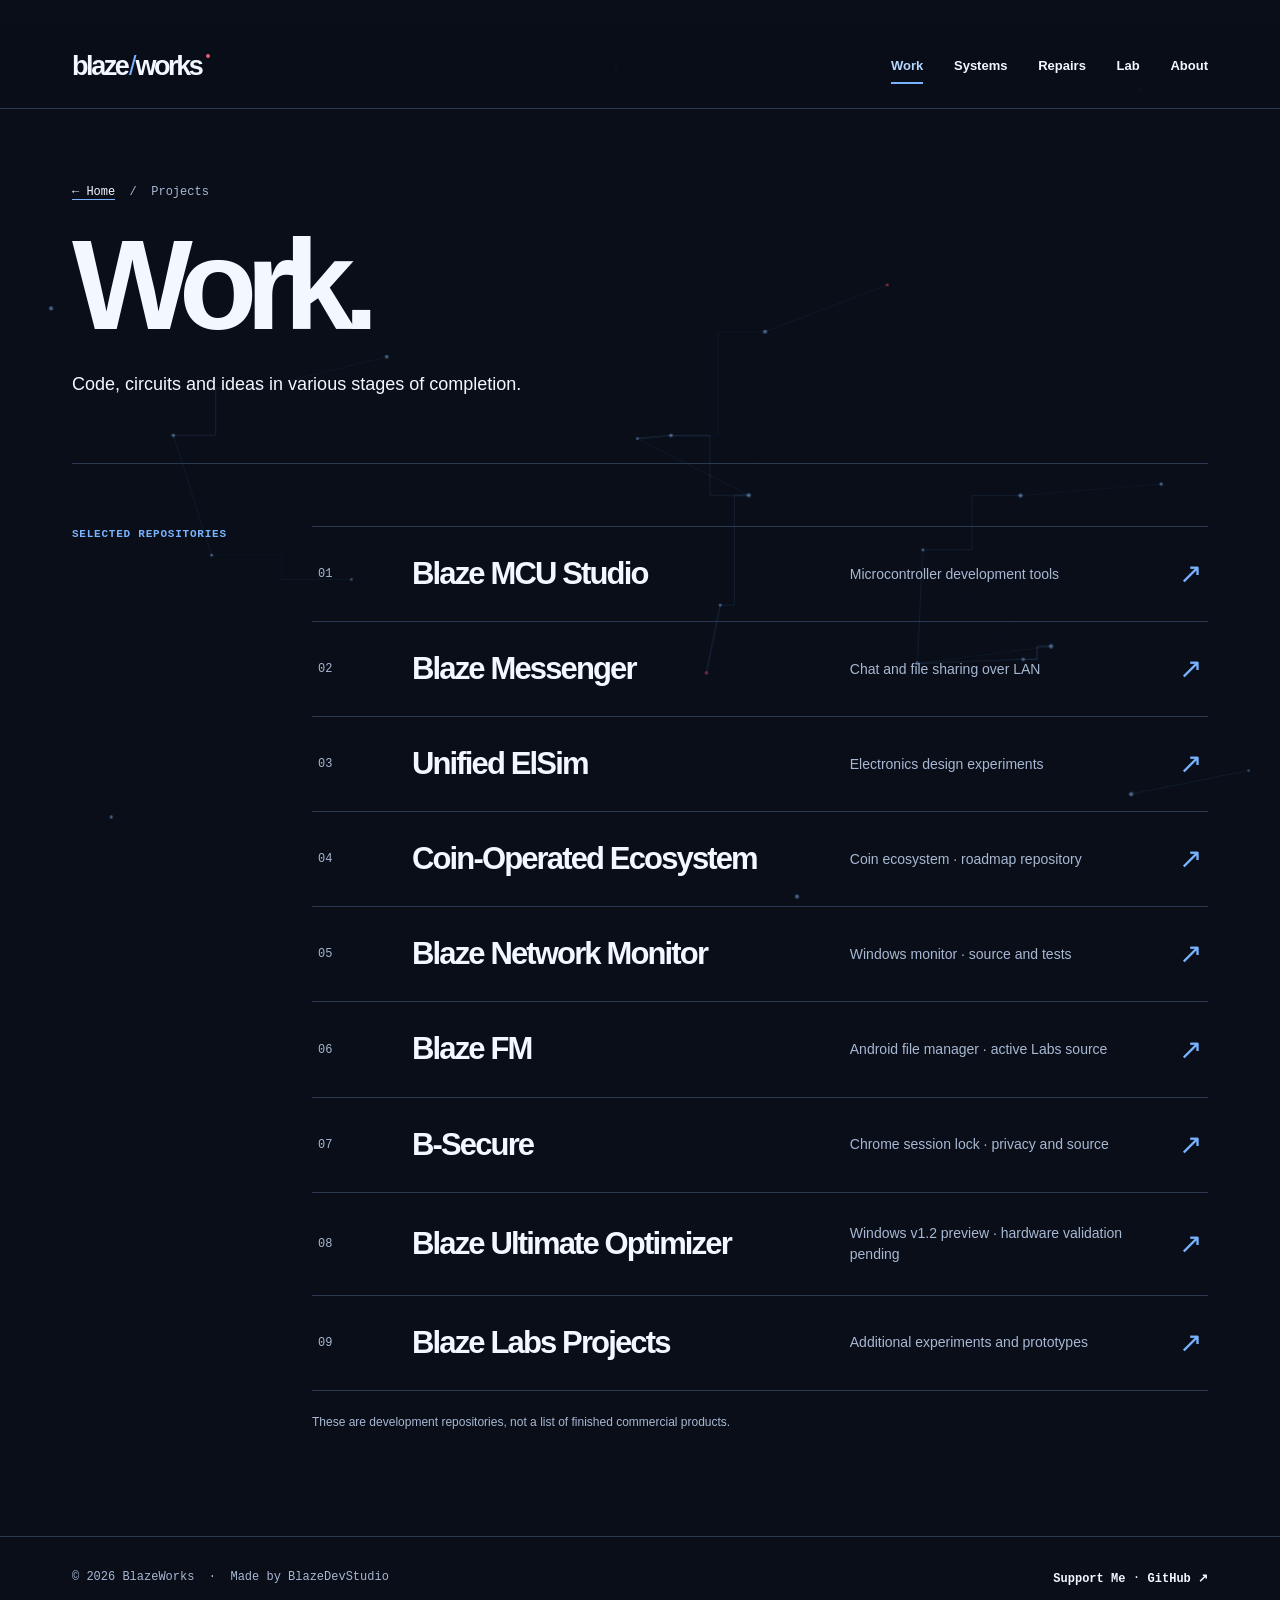
<file: projects/index.html>
<!doctype html>
<html lang="en">
  <head>
    <meta charset="utf-8">
    <meta name="viewport" content="width=device-width, initial-scale=1">
    <meta name="theme-color" content="#090E18">
    <meta name="description" content="Work: Code, circuits and ideas in various stages of completion.">
    <title>
      Work — BlazeWorks
    </title>
    <link rel="icon" href="../favicon.svg" type="image/svg+xml">
    <link rel="stylesheet" href="../assets/site.min.css">
    <script src="../assets/circuit.js" defer>
    </script>
  </head>
  <body>
    <canvas id="circuit-field" class="circuit-field" aria-hidden="true"></canvas><a class="skip" href="#main">Skip to content</a>
    <header class="site-header">
      <div class="container header-inner">
        <a class="wordmark" href="../" aria-label="BlazeWorks home">blaze<span class="mark">/</span>works</a>
        <nav class="nav" aria-label="Main navigation">
          <a aria-current="page" href="../projects/">Work</a><a href="../systems/">Systems</a><a href="../manrealtech/">Repairs</a><a href="../labs/">Lab</a><a href="../about/">About</a>
        </nav>
      </div>
    </header>
    <main id="main">
      <div class="container inner-hero">
        <div class="back">
          <a href="../">← Home</a> &nbsp;/&nbsp; Projects
        </div>
        <h1>
          Work.
        </h1>
        <p class="intro">
          Code, circuits and ideas in various stages of completion.
        </p>
      </div>
      <section class="inner-section container">
        <div class="two-col">
          <span class="overline">Selected repositories</span>
          <div>
            <div class="work-list">
              <a class="work-row" href="https://github.com/BlazeDevStudio/BlazeMCUstudio" aria-label="Blaze MCU Studio on GitHub"><span class="number">01</span>
              <h3>
                Blaze MCU Studio
              </h3>
              <p>
                Microcontroller development tools
              </p>
              <span class="go" aria-hidden="true">↗</span></a><a class="work-row" href="https://github.com/BlazeDevStudio/BlazeMessenger" aria-label="Blaze Messenger on GitHub"><span class="number">02</span>
              <h3>
                Blaze Messenger
              </h3>
              <p>
                Chat and file sharing over LAN
              </p>
              <span class="go" aria-hidden="true">↗</span></a><a class="work-row" href="https://github.com/BlazeDevStudio/BlazeUnifiedElSim" aria-label="Unified ElSim on GitHub"><span class="number">03</span>
              <h3>
                Unified ElSim
              </h3>
              <p>
                Electronics design experiments
              </p>
              <span class="go" aria-hidden="true">↗</span></a><a class="work-row" href="https://github.com/BlazeDevStudio/CoinOperatedEcosystem" aria-label="Coin-Operated Ecosystem on GitHub"><span class="number">04</span>
              <h3>
                Coin-Operated Ecosystem
              </h3>
              <p>
                Coin ecosystem · roadmap repository
              </p>
              <span class="go" aria-hidden="true">↗</span></a><a class="work-row" href="https://github.com/BlazeDevStudio/BlazingSystems-Projects/tree/main/networking/blazenetmonitor" aria-label="BlazeNetMonitor source on GitHub"><span class="number">05</span>
              <h3>
                Blaze Network Monitor
              </h3>
              <p>
                Windows monitor · source and tests
              </p>
              <span class="go" aria-hidden="true">↗</span></a><a class="work-row" href="https://github.com/BlazeDevStudio/BlazingSystems-Labs/tree/main/android/blazefm" aria-label="Blaze FM on GitHub"><span class="number">06</span>
              <h3>
                Blaze FM
              </h3>
              <p>
                Android file manager · active Labs source
              </p>
              <span class="go" aria-hidden="true">↗</span></a><a class="work-row" href="../b-secure/" aria-label="B Secure project and privacy policy"><span class="number">07</span>
              <h3>
                B-Secure
              </h3>
              <p>
                Chrome session lock · privacy and source
              </p>
              <span class="go" aria-hidden="true">↗</span></a><a class="work-row" href="https://github.com/BlazeDevStudio/BlazingSystems-Labs/tree/main/BlazeUltimateOptimizer/v1.2-preview" aria-label="Blaze Ultimate Optimizer on GitHub"><span class="number">08</span>
              <h3>
                Blaze Ultimate Optimizer
              </h3>
              <p>
                Windows v1.2 preview · hardware validation pending
              </p>
              <span class="go" aria-hidden="true">↗</span></a><a class="work-row" href="https://github.com/BlazeDevStudio/BlazingSystems-Labs" aria-label="Blaze Labs Projects on GitHub"><span class="number">09</span>
              <h3>
                Blaze Labs Projects
              </h3>
              <p>
                Additional experiments and prototypes
              </p>
              <span class="go" aria-hidden="true">↗</span></a>
            </div>
            <p class="small-note">
              These are development repositories, not a list of finished commercial products.
            </p>
          </div>
        </div>
      </section>
    </main>
    <footer class="site-footer">
      <div class="container footer-inner">
        <small>© 2026 BlazeWorks &nbsp;·&nbsp; Made by BlazeDevStudio</small><span><a href="../support/">Support Me</a> &nbsp;·&nbsp; <a href="https://github.com/BlazeDevStudio">GitHub ↗</a></span>
      </div>
    </footer>
  </body>
</html>
</file>
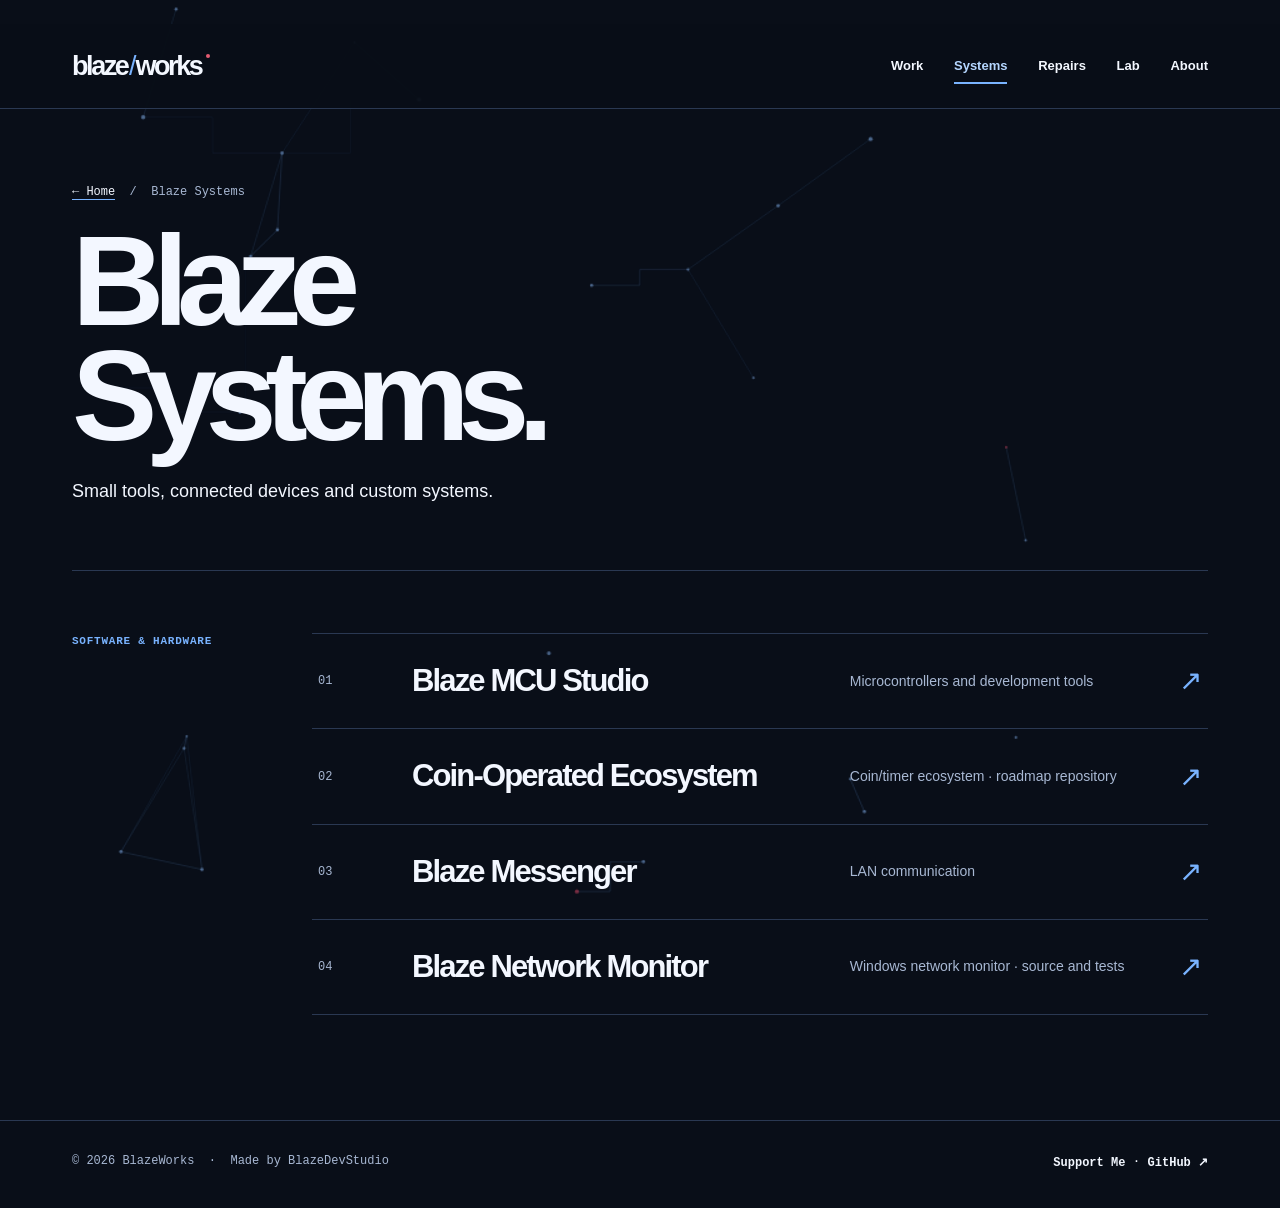
<file: systems/index.html>
<!doctype html>
<html lang="en">
  <head>
    <meta charset="utf-8">
    <meta name="viewport" content="width=device-width, initial-scale=1">
    <meta name="theme-color" content="#090E18">
    <meta name="description" content="Systems: Small tools, connected devices and custom systems.">
    <title>
      Systems — BlazeWorks
    </title>
    <link rel="icon" href="../favicon.svg" type="image/svg+xml">
    <link rel="stylesheet" href="../assets/site.min.css">
    <script src="../assets/circuit.js" defer>
    </script>
  </head>
  <body>
    <canvas id="circuit-field" class="circuit-field" aria-hidden="true"></canvas><a class="skip" href="#main">Skip to content</a>
    <header class="site-header">
      <div class="container header-inner">
        <a class="wordmark" href="../" aria-label="BlazeWorks home">blaze<span class="mark">/</span>works</a>
        <nav class="nav" aria-label="Main navigation">
          <a href="../projects/">Work</a><a aria-current="page" href="../systems/">Systems</a><a href="../manrealtech/">Repairs</a><a href="../labs/">Lab</a><a href="../about/">About</a>
        </nav>
      </div>
    </header>
    <main id="main">
      <div class="container inner-hero">
        <div class="back">
          <a href="../">← Home</a> &nbsp;/&nbsp; Blaze Systems
        </div>
        <h1>
          Blaze<br>Systems.
        </h1>
        <p class="intro">
          Small tools, connected devices and custom systems.
        </p>
      </div>
      <section class="inner-section container">
        <div class="two-col">
          <span class="overline">Software & hardware</span>
          <div>
            <div class="work-list">
              <a class="work-row" href="https://github.com/BlazeDevStudio/BlazeMCUstudio" aria-label="Blaze MCU Studio on GitHub"><span class="number">01</span>
              <h3>
                Blaze MCU Studio
              </h3>
              <p>
                Microcontrollers and development tools
              </p>
              <span class="go" aria-hidden="true">↗</span></a><a class="work-row" href="https://github.com/BlazeDevStudio/CoinOperatedEcosystem" aria-label="Coin-Operated Ecosystem on GitHub"><span class="number">02</span>
              <h3>
                Coin-Operated Ecosystem
              </h3>
              <p>
                Coin/timer ecosystem · roadmap repository
              </p>
              <span class="go" aria-hidden="true">↗</span></a><a class="work-row" href="https://github.com/BlazeDevStudio/BlazeMessenger" aria-label="Blaze Messenger on GitHub"><span class="number">03</span>
              <h3>
                Blaze Messenger
              </h3>
              <p>
                LAN communication
              </p>
              <span class="go" aria-hidden="true">↗</span></a><a class="work-row" href="https://github.com/BlazeDevStudio/BlazingSystems-Projects/tree/main/networking/blazenetmonitor" aria-label="Blaze Network Monitor on GitHub"><span class="number">04</span>
              <h3>
                Blaze Network Monitor
              </h3>
              <p>
                Windows network monitor · source and tests
              </p>
              <span class="go" aria-hidden="true">↗</span></a>
            </div>
          </div>
        </div>
      </section>
    </main>
    <footer class="site-footer">
      <div class="container footer-inner">
        <small>© 2026 BlazeWorks &nbsp;·&nbsp; Made by BlazeDevStudio</small><span><a href="../support/">Support Me</a> &nbsp;·&nbsp; <a href="https://github.com/BlazeDevStudio">GitHub ↗</a></span>
      </div>
    </footer>
  </body>
</html>
</file>
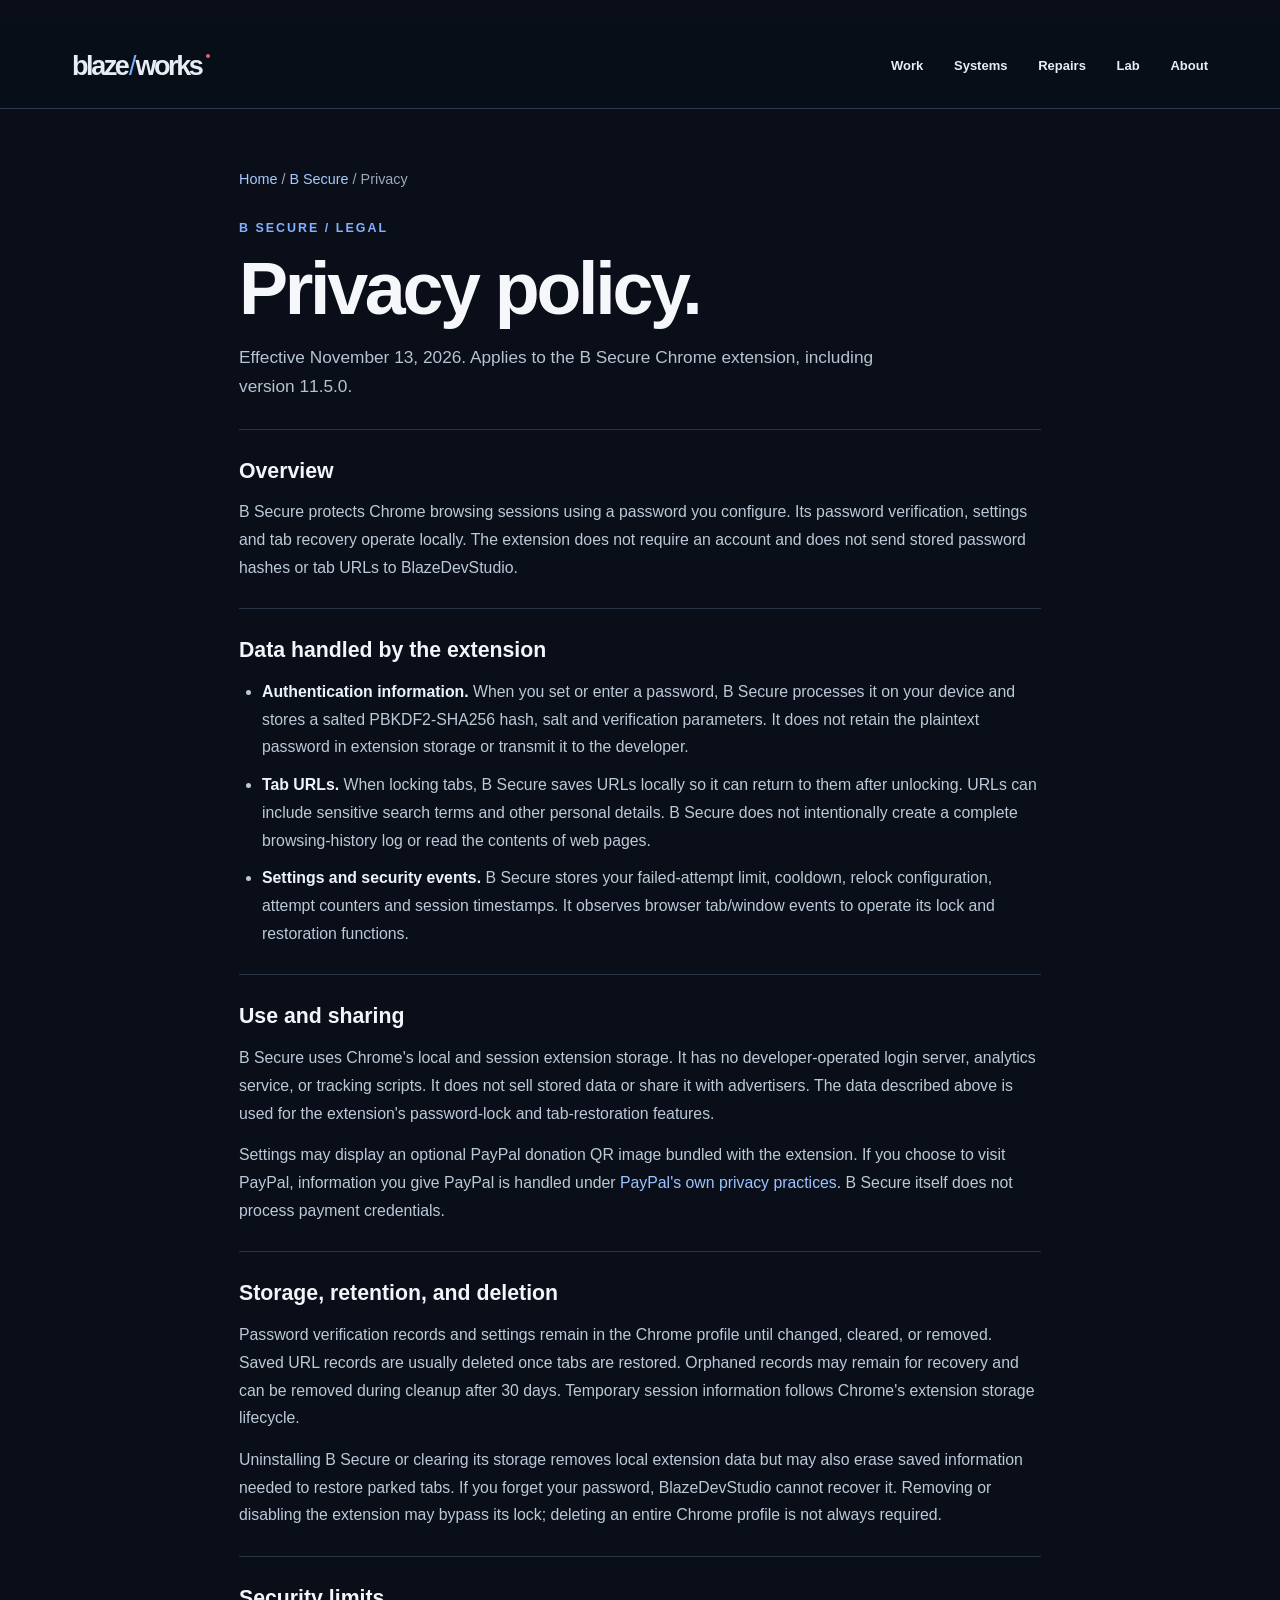
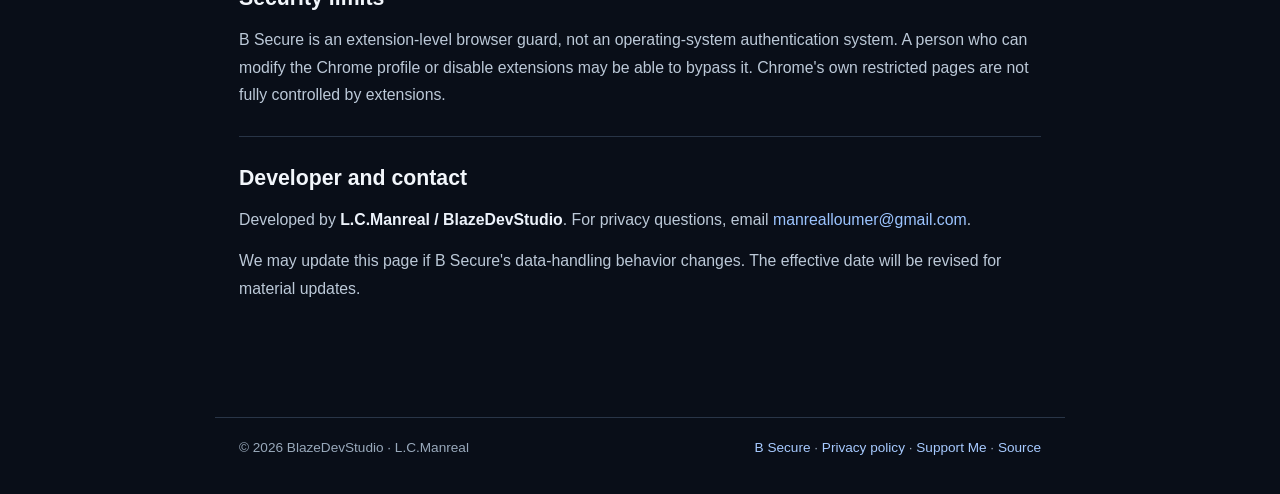
<file: b-secure/privacy/index.html>
<!doctype html>
<html lang="en">
<head>
<meta charset="utf-8">
<meta name="viewport" content="width=device-width,initial-scale=1">
<meta name="theme-color" content="#090e18">
<meta name="description" content="Privacy policy for B Secure, a Chrome browsing-session lock developed by L.C.Manreal at BlazeDevStudio.">
<title>B Secure Privacy Policy — BlazeWorks / BlazeDevStudio</title>
<link rel="canonical" href="https://blazedevstudio.pages.dev/b-secure/privacy/">
<link rel="icon" href="../../favicon.svg" type="image/svg+xml">
<link rel="stylesheet" href="../../assets/site.min.css">
<link rel="stylesheet" href="../../b-secure/assets/bsecure-pages.css">
</head>
<body class="b-secure-page">
<a class="skip" href="#main">Skip to content</a>
<header class="site-header">
<div class="container header-inner">
<a class="wordmark" href="../../" aria-label="BlazeWorks home">blaze<span class="mark">/</span>works</a>
<nav class="nav" aria-label="Main navigation"><a href="../../projects/">Work</a><a href="../../systems/">Systems</a><a href="../../manrealtech/">Repairs</a><a href="../../labs/">Lab</a><a href="../../about/">About</a></nav>
</div>
</header>
<main class="b-secure-content" id="main">
<div class="b-secure-crumb"><a href="../../">Home</a> / <a href="../">B Secure</a> / Privacy</div>
<p class="b-secure-kicker">B Secure / Legal</p>
<h1 class="b-secure-title">Privacy policy.</h1>
<p class="b-secure-lead">Effective November 13, 2026. Applies to the B Secure Chrome extension, including version 11.5.0.</p>
<section class="b-secure-policy" aria-labelledby="summary-heading"><h2 id="summary-heading">Overview</h2>
<p>B Secure protects Chrome browsing sessions using a password you configure. Its password verification, settings and tab recovery operate locally. The extension does not require an account and does not send stored password hashes or tab URLs to BlazeDevStudio.</p></section>
<section class="b-secure-policy" aria-labelledby="data-heading"><h2 id="data-heading">Data handled by the extension</h2>
<ul>
<li><strong>Authentication information.</strong> When you set or enter a password, B Secure processes it on your device and stores a salted PBKDF2-SHA256 hash, salt and verification parameters. It does not retain the plaintext password in extension storage or transmit it to the developer.</li>
<li><strong>Tab URLs.</strong> When locking tabs, B Secure saves URLs locally so it can return to them after unlocking. URLs can include sensitive search terms and other personal details. B Secure does not intentionally create a complete browsing-history log or read the contents of web pages.</li>
<li><strong>Settings and security events.</strong> B Secure stores your failed-attempt limit, cooldown, relock configuration, attempt counters and session timestamps. It observes browser tab/window events to operate its lock and restoration functions.</li>
</ul></section>
<section class="b-secure-policy" aria-labelledby="use-heading"><h2 id="use-heading">Use and sharing</h2>
<p>B Secure uses Chrome's local and session extension storage. It has no developer-operated login server, analytics service, or tracking scripts. It does not sell stored data or share it with advertisers. The data described above is used for the extension's password-lock and tab-restoration features.</p>
<p>Settings may display an optional PayPal donation QR image bundled with the extension. If you choose to visit PayPal, information you give PayPal is handled under <a href="https://www.paypal.com/myaccount/privacy/privacyhub">PayPal's own privacy practices</a>. B Secure itself does not process payment credentials.</p></section>
<section class="b-secure-policy" aria-labelledby="storage-heading"><h2 id="storage-heading">Storage, retention, and deletion</h2>
<p>Password verification records and settings remain in the Chrome profile until changed, cleared, or removed. Saved URL records are usually deleted once tabs are restored. Orphaned records may remain for recovery and can be removed during cleanup after 30 days. Temporary session information follows Chrome's extension storage lifecycle.</p>
<p>Uninstalling B Secure or clearing its storage removes local extension data but may also erase saved information needed to restore parked tabs. If you forget your password, BlazeDevStudio cannot recover it. Removing or disabling the extension may bypass its lock; deleting an entire Chrome profile is not always required.</p></section>
<section class="b-secure-policy" aria-labelledby="limits-heading"><h2 id="limits-heading">Security limits</h2>
<p>B Secure is an extension-level browser guard, not an operating-system authentication system. A person who can modify the Chrome profile or disable extensions may be able to bypass it. Chrome's own restricted pages are not fully controlled by extensions.</p></section>
<section class="b-secure-policy" aria-labelledby="contact-heading"><h2 id="contact-heading">Developer and contact</h2>
<p>Developed by <strong>L.C.Manreal / BlazeDevStudio</strong>. For privacy questions, email <a href="mailto:manrealloumer@gmail.com">manrealloumer@gmail.com</a>.</p>
<p>We may update this page if B Secure's data-handling behavior changes. The effective date will be revised for material updates.</p></section>
</main><footer class="b-secure-footer">
<span>© 2026 BlazeDevStudio · L.C.Manreal</span>
<span><a href="../../b-secure/">B Secure</a> · <a href="../../b-secure/privacy/">Privacy policy</a> · <a href="../../support/">Support Me</a> · <a href="https://github.com/BlazeDevStudio/B-Secure">Source</a></span>
</footer>
</body></html>
</file>
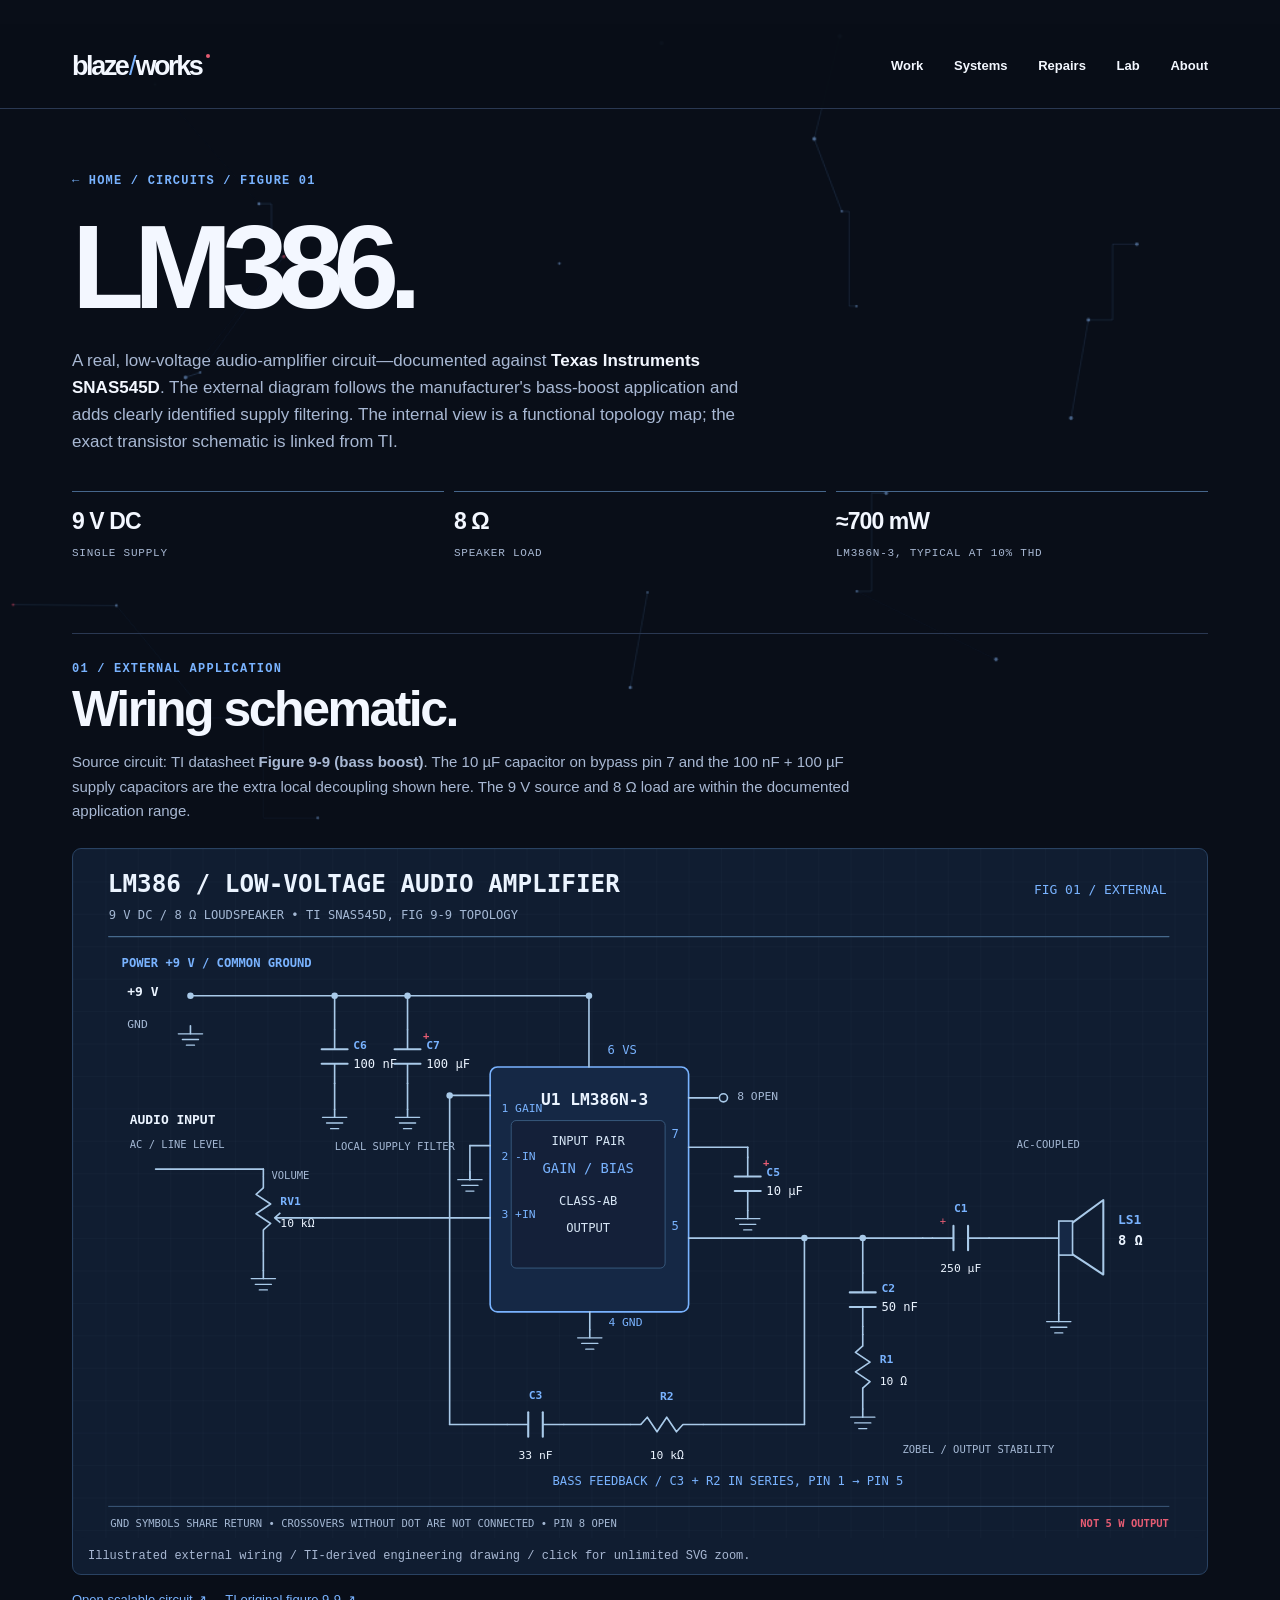
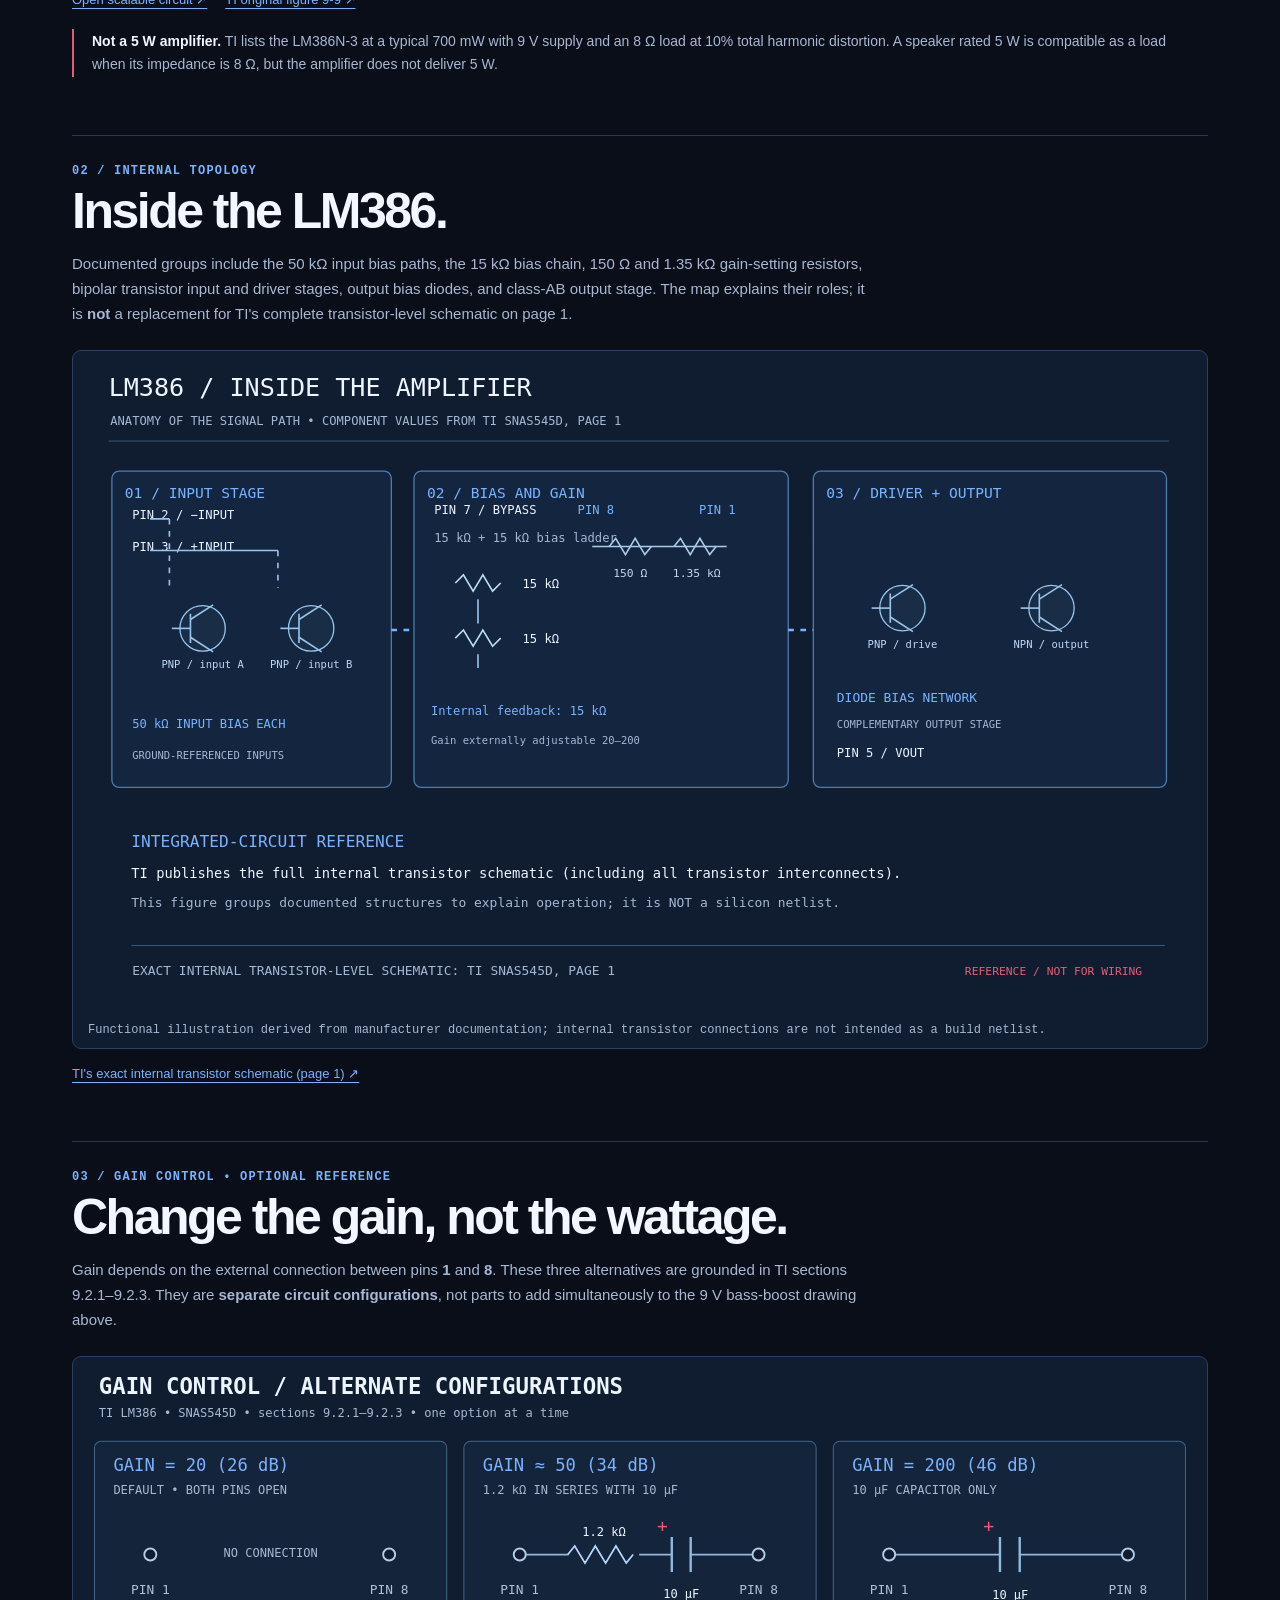
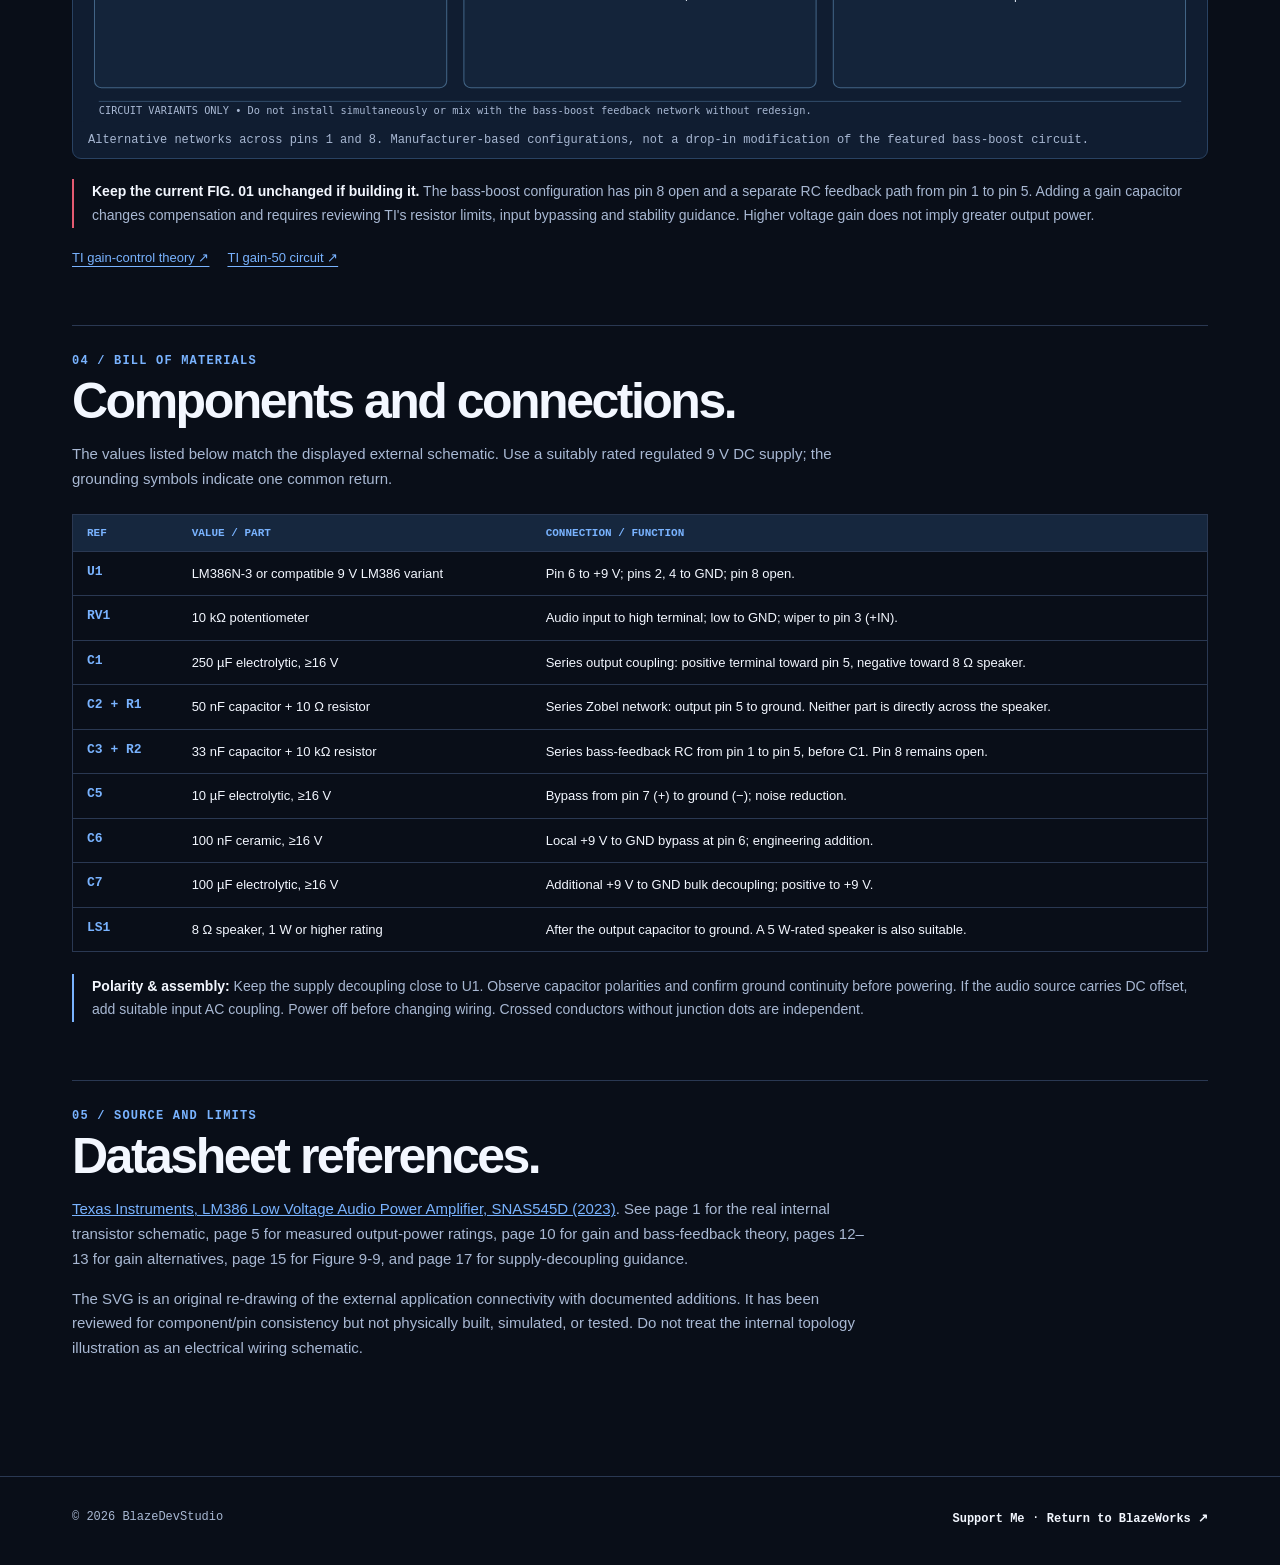
<file: circuits/lm386/index.html>
<!doctype html>
<html lang="en">
<head>
<meta charset="utf-8"><meta name="viewport" content="width=device-width,initial-scale=1">
<meta name="theme-color" content="#090E18">
<meta name="description" content="LM386 audio amplifier: 9 V bass-boost wiring, parts list, pin connections, and manufacturer-based internal architecture.">
<title>LM386 amplifier schematic — BlazeWorks</title>
<link rel="icon" href="../../favicon.svg" type="image/svg+xml">
<link rel="stylesheet" href="../../assets/site.min.css">
<link rel="stylesheet" href="../../assets/diagrams/lm386-detail.css">
<script src="../../assets/circuit.js" defer></script>
</head>
<body>
<canvas id="circuit-field" class="circuit-field" aria-hidden="true"></canvas>
<a class="skip" href="#main">Skip to content</a>
<header class="site-header"><div class="container header-inner">
<a class="wordmark" href="../../" aria-label="BlazeWorks home">blaze<span class="mark">/</span>works</a>
<nav class="nav" aria-label="Main navigation"><a href="../../projects/">Work</a><a href="../../systems/">Systems</a><a href="../../manrealtech/">Repairs</a><a href="../../labs/">Lab</a><a href="../../about/">About</a></nav>
</div></header>
<main id="main" class="circuit-main container">
<div class="circuit-crumb"><a href="../../">← Home</a> / Circuits / Figure 01</div>
<section class="circuit-intro"><h1>LM386.</h1>
<p>A real, low-voltage audio-amplifier circuit—documented against <strong>Texas Instruments SNAS545D</strong>.
The external diagram follows the manufacturer's bass-boost application and adds clearly identified supply filtering.
The internal view is a functional topology map; the exact transistor schematic is linked from TI.</p>
<div class="circuit-specs"><div><b>9 V DC</b><small>single supply</small></div>
<div><b>8 Ω</b><small>speaker load</small></div>
<div><b>≈700 mW</b><small>LM386N-3, typical at 10% THD</small></div></div>
</section>
<section class="circuit-chapter" id="schematic">
<div class="circuit-crumb">01 / EXTERNAL APPLICATION</div><h2>Wiring schematic.</h2>
<p>Source circuit: TI datasheet <strong>Figure 9-9 (bass boost)</strong>.
The 10 µF capacitor on bypass pin 7 and the 100 nF + 100 µF supply capacitors are the extra local decoupling shown here. The 9 V source and 8 Ω load are within the documented application range.</p>
<figure class="circuit-visual">
<a href="../../assets/diagrams/lm386-bass-boost-reference.svg" target="_blank" rel="noopener" aria-label="Open LM386 bass boost circuit as a full-resolution scalable schematic"><img src="../../assets/diagrams/lm386-bass-boost-reference.svg" width="1400" height="850" decoding="async" alt="Complete labeled LM386 bass boost circuit showing the 9V supply, decoupling capacitors, ten-kilohm volume potentiometer, pins one through eight, bypass and feedback networks, output Zobel RC, coupling capacitor polarity, and eight-ohm speaker"></a>
<figcaption>Illustrated external wiring / TI-derived engineering drawing / click for unlimited SVG zoom.</figcaption>
</figure>
<div class="circuit-actions"><a href="../../assets/diagrams/lm386-bass-boost-reference.svg" target="_blank" rel="noopener">Open scalable circuit ↗</a><a href="https://www.ti.com/lit/ds/symlink/lm386.pdf#page=15" target="_blank" rel="noopener noreferrer">TI original figure 9-9 ↗</a></div>
<div class="circuit-note warning"><strong>Not a 5 W amplifier.</strong> TI lists the LM386N-3 at a typical 700 mW with 9 V supply and an 8 Ω load at 10% total harmonic distortion. A speaker rated 5 W is compatible as a load when its impedance is 8 Ω, but the amplifier does not deliver 5 W.</div>
</section>
<section class="circuit-chapter" id="inside">
<div class="circuit-crumb">02 / INTERNAL TOPOLOGY</div><h2>Inside the LM386.</h2>
<p>Documented groups include the 50 kΩ input bias paths, the 15 kΩ bias chain, 150 Ω and 1.35 kΩ gain-setting resistors, bipolar transistor input and driver stages, output bias diodes, and class-AB output stage. The map explains their roles; it is <strong>not</strong> a replacement for TI's complete transistor-level schematic on page 1.</p>
<figure class="circuit-visual">
<a href="../../assets/diagrams/lm386-internal-functional.svg" target="_blank" rel="noopener"><img src="../../assets/diagrams/lm386-internal-functional.svg" width="1400" height="815" loading="lazy" decoding="async" alt="Internal topology map with input transistor pair, resistor gain and bias circuitry, driver and class AB output stages, and actual resistor values from the manufacturer"></a>
<figcaption>Functional illustration derived from manufacturer documentation; internal transistor connections are not intended as a build netlist.</figcaption></figure>
<div class="circuit-actions"><a href="https://www.ti.com/lit/ds/symlink/lm386.pdf#page=1" target="_blank" rel="noopener noreferrer">TI's exact internal transistor schematic (page 1) ↗</a></div>
</section>
<section class="circuit-chapter" id="gain">
<div class="circuit-crumb">03 / GAIN CONTROL • OPTIONAL REFERENCE</div><h2>Change the gain, not the wattage.</h2>
<p>Gain depends on the external connection between pins <strong>1</strong> and <strong>8</strong>. These three alternatives are grounded in TI sections 9.2.1–9.2.3. They are <strong>separate circuit configurations</strong>, not parts to add simultaneously to the 9 V bass-boost drawing above.</p>
<figure class="circuit-visual"><a href="../../assets/diagrams/lm386-gain-variants.svg" target="_blank" rel="noopener" aria-label="Open scalable LM386 gain control options"><img src="../../assets/diagrams/lm386-gain-variants.svg" width="1320" height="425" loading="lazy" decoding="async" alt="Three alternative LM386 gain connections: pins 1 and 8 open for gain 20; 1.2 kiloohm resistor plus 10 microfarad capacitor in series for gain about 50; 10 microfarad capacitor alone for gain 200. Positive capacitor terminal faces pin 1."></a><figcaption>Alternative networks across pins 1 and 8. Manufacturer-based configurations, not a drop-in modification of the featured bass-boost circuit.</figcaption></figure>
<div class="circuit-note warning"><strong>Keep the current FIG. 01 unchanged if building it.</strong> The bass-boost configuration has pin 8 open and a separate RC feedback path from pin 1 to pin 5. Adding a gain capacitor changes compensation and requires reviewing TI's resistor limits, input bypassing and stability guidance. Higher voltage gain does not imply greater output power.</div>
<div class="circuit-actions"><a href="https://www.ti.com/lit/ds/symlink/lm386.pdf#page=10" target="_blank" rel="noopener noreferrer">TI gain-control theory ↗</a><a href="https://www.ti.com/lit/ds/symlink/lm386.pdf#page=13" target="_blank" rel="noopener noreferrer">TI gain-50 circuit ↗</a></div>
</section>
<section class="circuit-chapter" id="parts"><div class="circuit-crumb">04 / BILL OF MATERIALS</div>
<h2>Components and connections.</h2>
<p>The values listed below match the displayed external schematic. Use a suitably rated regulated 9 V DC supply; the grounding symbols indicate one common return.</p>
<div class="circuit-table-wrap"><table class="circuit-table">
<thead><tr><th>Ref</th><th>Value / part</th><th>Connection / function</th></tr></thead><tbody>
<tr><td>U1</td><td>LM386N-3 or compatible 9 V LM386 variant</td><td>Pin 6 to +9 V; pins 2, 4 to GND; pin 8 open.</td></tr>
<tr><td>RV1</td><td>10 kΩ potentiometer</td><td>Audio input to high terminal; low to GND; wiper to pin 3 (+IN).</td></tr>
<tr><td>C1</td><td>250 µF electrolytic, ≥16 V</td><td>Series output coupling: positive terminal toward pin 5, negative toward 8 Ω speaker.</td></tr>
<tr><td>C2 + R1</td><td>50 nF capacitor + 10 Ω resistor</td><td>Series Zobel network: output pin 5 to ground. Neither part is directly across the speaker.</td></tr>
<tr><td>C3 + R2</td><td>33 nF capacitor + 10 kΩ resistor</td><td>Series bass-feedback RC from pin 1 to pin 5, before C1. Pin 8 remains open.</td></tr>
<tr><td>C5</td><td>10 µF electrolytic, ≥16 V</td><td>Bypass from pin 7 (+) to ground (−); noise reduction.</td></tr>
<tr><td>C6</td><td>100 nF ceramic, ≥16 V</td><td>Local +9 V to GND bypass at pin 6; engineering addition.</td></tr>
<tr><td>C7</td><td>100 µF electrolytic, ≥16 V</td><td>Additional +9 V to GND bulk decoupling; positive to +9 V.</td></tr>
<tr><td>LS1</td><td>8 Ω speaker, 1 W or higher rating</td><td>After the output capacitor to ground. A 5 W-rated speaker is also suitable.</td></tr>
</tbody></table></div>
<div class="circuit-note"><strong>Polarity &amp; assembly:</strong> Keep the supply decoupling close to U1. Observe capacitor polarities and confirm ground continuity before powering. If the audio source carries DC offset, add suitable input AC coupling. Power off before changing wiring. Crossed conductors without junction dots are independent.</div>
</section>
<section class="circuit-chapter" id="references"><div class="circuit-crumb">05 / SOURCE AND LIMITS</div>
<h2>Datasheet references.</h2>
<p class="circuit-references"><a href="https://www.ti.com/lit/ds/symlink/lm386.pdf" target="_blank" rel="noopener noreferrer">Texas Instruments, LM386 Low Voltage Audio Power Amplifier, SNAS545D (2023)</a>.
See page 1 for the real internal transistor schematic, page 5 for measured output-power ratings, page 10 for gain and bass-feedback theory, pages 12–13 for gain alternatives, page 15 for Figure 9-9, and page 17 for supply-decoupling guidance.</p>
<p class="circuit-references">The SVG is an original re-drawing of the external application connectivity with documented additions. It has been reviewed for component/pin consistency but not physically built, simulated, or tested. Do not treat the internal topology illustration as an electrical wiring schematic.</p></section>
</main><footer class="site-footer"><div class="container footer-inner"><small>© 2026 BlazeDevStudio</small><span><a href="../../support/">Support Me</a> &nbsp;·&nbsp; <a href="../../">Return to BlazeWorks ↗</a></span></div></footer>
</body></html>
</file>
<file: b-secure/assets/bsecure-pages.css>
/* B Secure pages — BlazeWorks companion styles. No scripts, fonts, or external assets. */
.b-secure-page {background:#090e18;color:#e8edf5;min-height:100vh}
.b-secure-content {max-width:850px;margin:0 auto;padding:60px 24px 100px}
.b-secure-crumb {font-size:.9rem;color:#9aa9bb;margin-bottom:28px}
.b-secure-crumb a {color:#a7caff;text-decoration:none}
.b-secure-kicker {font-size:.78rem;letter-spacing:.16em;text-transform:uppercase;font-weight:700;color:#83b1ff;margin:0 0 12px}
.b-secure-title {font-size:clamp(2.5rem,7vw,4.6rem);letter-spacing:-.045em;line-height:1.08;margin:0 0 14px;color:#f5f7fb}
.b-secure-lead {font-size:1.08rem;max-width:690px;line-height:1.7;color:#b6c3d2;margin:0 0 26px}
.b-secure-meta {display:flex;gap:10px;flex-wrap:wrap;margin:22px 0 36px}
.b-secure-meta span {border:1px solid #344254;border-radius:30px;padding:6px 13px;color:#c5d1e1;font-size:.83rem}
.b-secure-actions {display:flex;flex-wrap:wrap;gap:12px;margin:24px 0 42px}
.b-secure-actions a {display:inline-block;padding:11px 17px;border-radius:8px;border:1px solid #465a75;text-decoration:none;color:#eef2f7;font-weight:600}
.b-secure-actions a.primary {background:#427de1;border-color:#427de1;color:white}
.b-secure-policy {border-top:1px solid #283446;padding-top:28px;margin-top:27px}
.b-secure-policy h2 {font-size:1.33rem;line-height:1.3;margin:0 0 13px;color:#f2f6fb}
.b-secure-policy p,.b-secure-policy li {color:#bcc9d8;line-height:1.75;font-size:.99rem}
.b-secure-policy p {margin:0 0 14px}
.b-secure-policy ul {padding-left:23px;margin:0 0 16px}
.b-secure-policy li + li {margin-top:10px}
.b-secure-policy strong {color:#edf3fb}
.b-secure-policy a,.b-secure-lead a {color:#9cc4ff}
.b-secure-note {border-left:3px solid #4a83e3;padding:12px 18px;background:#111b2b;border-radius:0 7px 7px 0}
.b-secure-note p {margin:0;color:#c8d5e3;line-height:1.7}
.b-secure-footer {max-width:850px;margin:0 auto;padding:20px 24px 36px;border-top:1px solid #293547;display:flex;justify-content:space-between;gap:12px;flex-wrap:wrap;font-size:.85rem;color:#99a9bb}
.b-secure-footer a {color:#a7caff;text-decoration:none}
.b-secure-page :focus-visible {outline:3px solid #83b1ff;outline-offset:3px}
@media(max-width:650px){.b-secure-content{padding:36px 20px 70px}.b-secure-actions{flex-direction:column}.b-secure-actions a{text-align:center}.b-secure-footer{padding-left:20px;padding-right:20px}}
</file>
<file: assets/diagrams/lm386-detail.css>
/* LM386 circuit reference page. Standalone; no change to shared site CSS. */
.circuit-main{padding:65px 0 100px}
.circuit-crumb{font:600 12px ui-monospace,Consolas,monospace;letter-spacing:.1em;color:var(--accent);text-transform:uppercase}
.circuit-intro h1{font-size:clamp(56px,10vw,118px);letter-spacing:-.085em;line-height:.92;margin:25px 0}
.circuit-intro p{max-width:670px;color:var(--soft);font-size:17px;line-height:1.6}
.circuit-intro strong{color:var(--ink)}
.circuit-chapter{border-top:1px solid var(--rule);padding-top:28px;margin-top:58px}
.circuit-chapter>h2{font-size:clamp(28px,4.5vw,50px);line-height:1.02;letter-spacing:-.05em;margin:8px 0 15px}
.circuit-chapter>p{max-width:800px;color:var(--soft);font-size:15px;line-height:1.65}
.circuit-visual{margin:24px 0 15px;max-width:100%;background:#101D31;border:1px solid #294262;border-radius:9px;overflow-x:auto}
.circuit-visual a{display:block;min-width:750px}
.circuit-visual img{display:block;width:100%;height:auto;max-width:none}
.circuit-visual figcaption{padding:9px 15px;font:12px/1.5 ui-monospace,monospace;color:#A8B8D3}
.circuit-actions{display:flex;gap:18px;flex-wrap:wrap;margin:14px 0 3px;font-size:13px}
.circuit-actions a{color:var(--accent);text-decoration:underline;text-underline-offset:4px}
.circuit-specs{display:grid;grid-template-columns:repeat(3,minmax(0,1fr));gap:10px;margin:36px 0 12px}
.circuit-specs>div{border-top:1px solid #46668B;padding:12px 10px 12px 0}
.circuit-specs b{display:block;font-size:23px;letter-spacing:-.04em}
.circuit-specs small{font:11px ui-monospace,monospace;letter-spacing:.07em;color:var(--soft);text-transform:uppercase}
.circuit-table-wrap{max-width:100%;overflow:auto;border:1px solid var(--rule);margin:22px 0}
.circuit-table{width:100%;min-width:610px;border-collapse:collapse;text-align:left}
.circuit-table th,.circuit-table td{padding:12px 14px;border-bottom:1px solid #2A3852;font-size:13px;vertical-align:top}
.circuit-table th{background:#16273E;color:var(--accent);font:700 11px ui-monospace,monospace;text-transform:uppercase}
.circuit-table td:first-child{font:700 13px ui-monospace,monospace;color:var(--accent)}
.circuit-table tr:last-child td{border-bottom:0}
.circuit-note{border-left:2px solid var(--accent);padding:1px 18px;color:var(--soft);font-size:14px;line-height:1.65;margin:20px 0}
.circuit-note.warning{border-left-color:var(--signal)}
.circuit-note strong{color:var(--ink)}
.circuit-references{font-size:14px;color:var(--soft)}
.circuit-references a{color:var(--accent);text-decoration:underline}
@media(max-width:680px){.circuit-main{padding-top:40px}.circuit-specs{grid-template-columns:1fr}.circuit-visual a{min-width:890px}.circuit-chapter{margin-top:35px}}
@media print{.circuit-visual{overflow:visible;border:0}.circuit-visual a{min-width:0}.circuit-main{padding:0}}
</file>
<file: assets/site.min.css>
/* Generated from assets/css/* by python scripts/build_assets.py; edit sources, not this file. */
:root{color-scheme:dark;--paper:#090E18;--ink:#F3F7FF;--soft:#A8B8D3;--rule:#2A3852;--accent:#79B3FF;--accent-hover:#B5D6FF;--signal:#E45B72;--panel:#111D30;--panel-hover:#16233A;--frame:1136px}*{box-sizing:border-box}html{scroll-behavior:smooth}body{margin:0;background:var(--paper);color:var(--ink);font:16px/1.5 Arial,Helvetica,sans-serif;-webkit-font-smoothing:antialiased}a{color:inherit;text-decoration:none}a:focus-visible{outline:2px solid var(--accent);outline-offset:5px}button{font:inherit}.skip{position:absolute;left:-9999px;top:0;background:var(--accent);color:#090E18;z-index:10;padding:12px}.skip:focus{left:0}.container{width:min(var(--frame),calc(100% - 56px));margin:auto}.site-header{border-bottom:1px solid var(--rule);background:var(--paper)}.header-inner{display:flex;align-items:center;justify-content:space-between;min-height:84px;gap:24px}.wordmark{font-size:27px;font-weight:850;letter-spacing:-.09em;white-space:nowrap;line-height:1}.wordmark .mark{font-weight:400;color:var(--accent);margin:0 .055em}.wordmark::after{content:"";display:inline-block;width:4px;height:4px;background:var(--signal);border-radius:50%;margin:1px 0 0 5px;vertical-align:top}.nav{display:flex;gap:clamp(14px,2.4vw,35px);align-items:center;flex-wrap:wrap}.nav a{font-size:13px;font-weight:700;position:relative}.nav a[aria-current=page]:after,.nav a:hover:after{content:"";height:2px;background:var(--accent);position:absolute;left:0;right:0;bottom:-8px}.nav a.external:after{display:none}.nav a.external{border-bottom:1px solid currentColor;padding-bottom:3px}.kicker,.overline,.meta,.eyebrow,.folio,.footlabel{font-family:ui-monospace,SFMono-Regular,Consolas,"Liberation Mono",monospace;font-size:11px;font-weight:600;letter-spacing:.07em;text-transform:uppercase}.kicker{color:var(--soft)}.hero{min-height:620px;display:grid;grid-template-columns:1.42fr .58fr;border-bottom:1px solid var(--rule)}.hero-copy{padding:88px 25px 82px 0;display:flex;flex-direction:column;justify-content:space-between;align-items:start}.hero h1{margin:42px 0 40px;font-size:clamp(68px,8.2vw,134px);line-height:.86;letter-spacing:-.095em;font-weight:800}.hero h1 em{font-family:Georgia,"Times New Roman",serif;font-weight:400;letter-spacing:-.09em;color:var(--accent)}.hero-sub{font-size:19px;max-width:395px;line-height:1.4;margin:0}.underlined{border-bottom:2px solid var(--accent);padding-bottom:2px}.hero-meta{display:flex;gap:16px;align-items:center;margin-top:40px}.text-link{display:inline-flex;gap:14px;align-items:center;font-size:13px;font-weight:750;border-bottom:1px solid var(--accent);padding-bottom:7px}.text-link:hover{border-color:var(--accent-hover);color:var(--accent-hover)}.arrow{font-size:20px;line-height:1}.hero-aside{position:relative;border-left:1px solid var(--rule);background:var(--panel);padding:22px 22px 20px;display:flex;flex-direction:column;justify-content:space-between;overflow:hidden;min-width:0}.hero-aside .folio{display:flex;justify-content:space-between}.artwork{width:100%;max-width:335px;align-self:center;display:block;color:#9FC4FF}.aside-caption{display:flex;justify-content:space-between;align-items:end;gap:8px;font-size:12px;font-weight:700;border-top:1px solid var(--rule);padding-top:13px}.aside-caption span:last-child{color:var(--soft);font-weight:400}.section{padding:85px 0 100px}.section-header{display:flex;align-items:end;justify-content:space-between;gap:24px;margin-bottom:34px}.section-heading{margin:0;font-size:clamp(38px,5.5vw,64px);line-height:1;letter-spacing:-.073em}.section-note{font-size:13px;color:var(--soft);max-width:280px;margin:0}.work-list{border-top:1px solid var(--rule)}.work-row{display:grid;grid-template-columns:80px minmax(0,1.1fr) minmax(0,.8fr) 30px;align-items:center;gap:14px;border-bottom:1px solid var(--rule);padding:30px 6px;transition:background .15s ease}.work-row:hover{background:var(--panel-hover)}.work-row:hover h3{color:var(--accent-hover)}.work-row .number{font:12px ui-monospace,SFMono-Regular,Consolas,monospace;color:var(--soft)}.work-row h3{margin:0;font-size:clamp(22px,2.5vw,31px);letter-spacing:-.06em;line-height:1.1}.work-row p{font-size:14px;color:var(--soft);margin:0}.work-row .go{font-size:28px;line-height:1;text-align:right}.work-row:hover .go{color:var(--accent)}.work-footer{margin-top:21px;display:flex;justify-content:space-between;align-items:center;gap:15px}.work-footer span{font:11px ui-monospace,SFMono-Regular,Consolas,monospace;color:var(--soft)}.studios{background:var(--panel);color:var(--ink);padding:80px 0 94px;border-top:1px solid var(--rule);border-bottom:1px solid var(--rule)}.studios-heading{font-size:clamp(38px,5vw,64px);letter-spacing:-.075em;line-height:1;margin:12px 0 36px}.studio-grid{display:grid;grid-template-columns:repeat(3,1fr);border-top:1px solid #364866}.studio{min-height:235px;display:flex;flex-direction:column;border-right:1px solid #364866;padding:23px 32px 15px 0;margin-right:28px}.studio:last-child{border:0;margin-right:0}.studio-num{font:11px ui-monospace,SFMono-Regular,Consolas,monospace;color:#A6B9DC}.studio h3{margin:36px 0 6px;font-size:clamp(25px,3vw,35px);letter-spacing:-.06em}.studio p{margin:0 0 20px;color:#B8C8E4;font-size:14px}.studio a{margin-top:auto;font-size:13px;border-bottom:1px solid #87ADE7;width:fit-content;padding-bottom:3px}.studio a:hover{color:var(--accent-hover);border-color:var(--accent-hover)}.note-strip{padding:42px 0 50px;border-bottom:1px solid var(--rule)}.note-strip .container{display:flex;align-items:start;gap:36px;justify-content:space-between}.note-strip p{font-family:Georgia,serif;font-size:clamp(23px,3vw,35px);line-height:1.24;letter-spacing:-.035em;margin:0;max-width:700px}.site-footer{padding:28px 0 35px}.footer-inner{display:flex;justify-content:space-between;align-items:center;gap:24px}.footer-inner small,.footer-inner a{font:12px ui-monospace,SFMono-Regular,Consolas,monospace;color:var(--soft)}.footer-inner a{color:var(--ink);font-weight:bold}.inner-hero{padding:76px 0 65px;min-height:355px;display:flex;flex-direction:column;justify-content:space-between;border-bottom:1px solid var(--rule)}.inner-hero h1{font-size:clamp(60px,10vw,132px);line-height:.9;letter-spacing:-.09em;margin:24px 0 25px}.inner-hero .intro{font-size:18px;max-width:520px;margin:0}.inner-hero .back{font:12px ui-monospace,SFMono-Regular,Consolas,monospace;color:var(--soft)}.inner-hero .back a{border-bottom:1px solid var(--accent);color:var(--ink)}.inner-section{padding:62px 0 105px}.two-col{display:grid;grid-template-columns:200px 1fr;gap:40px}.inner-section .section-heading{font-size:clamp(32px,4vw,49px);margin:0 0 30px}.fact-row{display:grid;grid-template-columns:minmax(150px,.6fr) minmax(0,1fr);gap:25px;padding:22px 0;border-top:1px solid var(--rule);font-size:14px}.fact-row strong{font-size:19px;letter-spacing:-.04em}.fact-row span{color:var(--soft)}.fact-row:last-child{border-bottom:1px solid var(--rule)}.small-note{margin:22px 0 0;font-size:12px;color:var(--soft)}.editorial{font:clamp(22px,3vw,33px)/1.35 Georgia,"Times New Roman",serif;max-width:700px;margin:0}.editorial strong{font-family:Arial,Helvetica,sans-serif;font-weight:800}.about-stack{max-width:850px}.about-stack p{font-size:clamp(21px,3vw,30px);line-height:1.33;letter-spacing:-.045em;margin:0 0 24px}.about-stack p.small{font-size:15px;letter-spacing:0;color:var(--soft);max-width:560px}@media(max-width:850px){.hero{min-height:540px;grid-template-columns:1.1fr .9fr}.hero h1{font-size:clamp(56px,9.3vw,90px)}.hero-copy{padding-top:58px}.work-row{grid-template-columns:47px minmax(0,1fr) minmax(0,.8fr) 22px}}@media(max-width:680px){.container{width:min(var(--frame),calc(100% - 36px))}.header-inner{min-height:88px;flex-direction:column;align-items:flex-start;justify-content:center;gap:14px;padding:16px 0}.wordmark{font-size:25px}.nav{gap:18px}.nav a{font-size:12px}.hero{display:block;min-height:0}.hero-copy{padding:64px 0 56px}.hero h1{font-size:clamp(66px,15vw,106px);margin:35px 0}.hero-sub{font-size:17px}.hero-aside{min-height:215px;border-left:0;border-top:1px solid var(--rule);padding:14px;display:grid;grid-template-columns:1fr 1fr;gap:8px;align-items:center}.artwork{max-width:150px;max-height:180px;margin:auto}.hero-aside .folio{flex-direction:column;gap:5px}.aside-caption{flex-direction:column;align-items:flex-start;border-top:0;padding:0}.section{padding:56px 0 70px}.section-header{align-items:start;flex-direction:column;gap:10px}.work-row{grid-template-columns:28px 1fr 24px;gap:10px;padding:22px 4px}.work-row p{grid-column:2;font-size:13px;grid-row:2}.work-row .go{grid-column:3;grid-row:1}.work-row h3{font-size:25px}.work-footer{align-items:start;flex-direction:column}.studios{padding:57px 0 70px}.studio-grid{display:block}.studio{border:0;border-bottom:1px solid #364866;margin:0;min-height:0;padding:17px 0 24px}.studio h3{margin:12px 0 5px}.studio p{margin-bottom:12px}.note-strip{padding:32px 0}.note-strip .container{flex-direction:column;gap:14px}.footer-inner{align-items:start;flex-direction:column;gap:9px}.inner-hero{min-height:330px;padding:55px 0 42px}.inner-hero h1{font-size:clamp(57px,12vw,90px)}.inner-hero .intro{font-size:17px}.inner-section{padding:45px 0 75px}.two-col{display:block}.two-col>.overline{display:block;margin-bottom:26px}.fact-row{grid-template-columns:1fr;gap:6px;padding:18px 0}}@media(prefers-reduced-motion:reduce){html{scroll-behavior:auto}.work-row{transition:none}}.kicker,.folio,.studio-num,.overline{color:var(--accent)}.nav a:hover,.nav a[aria-current=page]{color:var(--accent-hover)}.work-row .go{color:var(--accent)}.site-footer{border-top:1px solid var(--rule)}::selection{background:#2C60AA;color:#FFFFFF}.circuit-field{position:fixed;inset:0;width:100%;height:100%;z-index:0;pointer-events:none;opacity:.94}body>:not(.circuit-field){position:relative;z-index:1}.site-header{background:rgba(9,14,24,.95)}.hero-aside,.studios{background:rgba(17,29,48,.95)}@media(max-width:680px){.circuit-field{opacity:.79}}@media print{.circuit-field{display:none}}.brand-emblem{display:block;align-self:center;width:min(100%,320px);max-height:350px;height:auto;object-fit:contain}@media(max-width:680px){.brand-emblem{max-width:175px;max-height:185px}}.chip-diagram-link{display:block;align-self:center;width:100%;max-width:335px;outline-offset:5px}.chip-diagram{display:block;width:100%;height:auto;max-height:380px;object-fit:contain}.chip-diagram-link:hover .chip-diagram{filter:brightness(1.09)}.aside-caption a:hover{color:var(--accent-hover)}@media(max-width:680px){.chip-diagram-link{max-width:175px}.chip-diagram{max-height:196px}}.resume-hero{display:grid;grid-template-columns:minmax(0,1.65fr) minmax(260px,.65fr);gap:6%;min-height:610px;border-bottom:1px solid var(--rule);padding-top:67px;padding-bottom:74px}.resume-hero .back{font:12px ui-monospace,SFMono-Regular,Consolas,monospace;color:var(--soft);margin-bottom:55px}.resume-hero .back a{color:var(--ink);border-bottom:1px solid var(--accent)}.resume-hero h1{font-size:clamp(70px,9vw,126px);line-height:.9;letter-spacing:-.085em;margin:22px 0 30px}.resume-hero h1 em{font-family:Georgia,"Times New Roman",serif;color:var(--accent);font-weight:400;letter-spacing:-.08em}.resume-lead{font-size:clamp(21px,2.5vw,30px);line-height:1.25;letter-spacing:-.04em;margin:0 0 19px;font-weight:700;max-width:630px}.resume-intro{font-size:16px;color:var(--soft);line-height:1.75;max-width:640px;margin:0 0 30px}.resume-actions{display:flex;flex-wrap:wrap;gap:26px;align-items:center}.resume-print{background:transparent;border:0;border-bottom:1px solid var(--rule);color:var(--soft);cursor:pointer;font-size:13px;font-weight:650;padding:0 0 7px}.resume-print:hover{color:var(--accent-hover);border-color:var(--accent)}.resume-print:focus-visible{outline:2px solid var(--accent);outline-offset:4px}.resume-hero-side{align-self:stretch;border-left:1px solid var(--rule);padding:20px 0 9px 30px;display:flex;flex-direction:column;gap:27px}.resume-side-heading,.resume-side-footer,.resume-period,.resume-index,.resume-education-stage{font:11px ui-monospace,SFMono-Regular,Consolas,monospace;letter-spacing:.05em}.resume-side-heading{color:var(--accent)}.resume-stat{border-top:1px solid var(--rule);padding-top:23px}.resume-stat strong{font-size:clamp(43px,5vw,74px);letter-spacing:-.08em;line-height:1;display:block}.resume-stat span{display:block;font-size:13px;line-height:1.6;color:var(--soft);margin-top:10px}.resume-side-footer{margin-top:auto;line-height:1.8;color:var(--soft);border-top:1px solid var(--rule);padding-top:15px}.resume-jump{display:flex;gap:24px;flex-wrap:wrap;border-bottom:1px solid var(--rule);padding:22px 0}.resume-jump a{font:12px ui-monospace,SFMono-Regular,Consolas,monospace;color:var(--soft)}.resume-jump a:hover,.resume-jump a:focus-visible{color:var(--accent-hover)}.resume-section{display:grid;grid-template-columns:190px minmax(0,1fr);gap:52px;padding-top:70px;padding-bottom:72px;border-bottom:1px solid var(--rule);scroll-margin-top:24px}.resume-section-label{padding-top:12px}.resume-section-content h2{font-size:clamp(34px,4.7vw,57px);letter-spacing:-.065em;line-height:1.05;margin:0 0 27px}.resume-prose{max-width:760px}.resume-prose p{font-size:17px;line-height:1.78;margin:0 0 20px}.resume-prose a{color:var(--accent);text-decoration:underline;text-underline-offset:4px;text-decoration-color:var(--rule)}.resume-prose a:hover{color:var(--accent-hover)}.resume-entry{display:grid;grid-template-columns:147px minmax(0,1fr);gap:20px;border-top:1px solid var(--rule);padding:25px 0 28px}.resume-entry:last-child{border-bottom:1px solid var(--rule)}.resume-period{color:var(--accent);padding-top:5px;white-space:normal}.resume-entry h3,.resume-skill-group h3,.resume-education-item h3{font-size:clamp(21px,2.4vw,28px);line-height:1.17;letter-spacing:-.045em;margin:0 0 7px}.resume-entry p{margin:0 0 12px;color:var(--soft);line-height:1.65}.resume-entry .resume-place{font:12px ui-monospace,SFMono-Regular,Consolas,monospace;letter-spacing:.02em;color:var(--accent-hover);margin-bottom:15px}.resume-entry ul,.resume-skill-group ul{padding:0;margin:12px 0 0;list-style:none}.resume-entry li{margin:10px 0;padding-left:17px;position:relative;font-size:14px;line-height:1.67}.resume-entry li:before{content:"—";position:absolute;left:0;color:var(--accent)}.resume-section-note{color:var(--soft);font-size:14px;line-height:1.65;margin:-6px 0 28px;max-width:630px}.resume-skills{display:grid;grid-template-columns:1fr 1fr;gap:0 32px}.resume-skill-group{border-top:1px solid var(--rule);padding:22px 0 32px}.resume-index{color:var(--accent)}.resume-skill-group h3{font-size:22px;margin:16px 0}.resume-skill-group li{font-size:14px;color:var(--soft);padding:5px 0;line-height:1.5}.resume-education-item{display:grid;grid-template-columns:140px 1fr;gap:25px;padding:25px 0;border-top:1px solid var(--rule)}.resume-education-item:last-child{border-bottom:1px solid var(--rule)}.resume-education-stage{color:var(--accent);padding-top:5px}.resume-education-item p{color:var(--soft);margin:10px 0 0;font-size:14px;line-height:1.65}.resume-education-note{font-size:14px;color:var(--soft);line-height:1.65;margin:22px 0 0}.resume-project-list{border-top:1px solid var(--rule)}.resume-project{display:grid;grid-template-columns:32px minmax(0,1fr) 140px 22px;gap:16px;align-items:center;padding:22px 8px;border-bottom:1px solid var(--rule)}.resume-project:hover{background:var(--panel-hover)}.resume-project-main strong{display:block;font-size:21px;letter-spacing:-.04em;line-height:1.2}.resume-project-main small{display:block;font-size:13px;color:var(--soft);line-height:1.6;margin-top:6px}.resume-project-kind{font:11px ui-monospace,SFMono-Regular,Consolas,monospace;color:var(--soft)}.resume-project-arrow{font-size:24px;color:var(--accent)}.resume-more{margin-top:26px}.resume-closer{font-size:19px;line-height:1.7;max-width:690px;margin:0 0 30px}.resume-last{border-bottom:0;padding-bottom:100px}@media(max-width:850px){.resume-hero{grid-template-columns:minmax(0,1.4fr) minmax(205px,.6fr);gap:4%}.resume-hero-side{padding-left:20px}.resume-section{grid-template-columns:140px 1fr;gap:28px}}@media(max-width:680px){.resume-hero{display:block;padding:45px 0 42px;min-height:0}.resume-hero .back{margin-bottom:37px}.resume-hero h1{font-size:clamp(63px,14vw,93px);margin:21px 0}.resume-intro{font-size:15px}.resume-hero-side{margin-top:48px;display:grid;grid-template-columns:1fr 1fr;gap:16px;border-left:0;border-top:1px solid var(--rule);padding:16px 0 0}.resume-side-heading,.resume-side-footer{grid-column:1/-1}.resume-stat{padding-top:16px}.resume-stat strong{font-size:50px}.resume-side-footer{margin-top:0}.resume-jump{gap:17px 20px;padding:18px 0}.resume-section{display:block;padding:48px 0 51px}.resume-section-label{margin-bottom:20px}.resume-section-content h2{font-size:clamp(33px,9vw,47px)}.resume-prose p{font-size:16px}.resume-entry,.resume-education-item{display:block;padding:23px 0}.resume-period,.resume-education-stage{display:block;margin-bottom:11px}.resume-skills{grid-template-columns:1fr;gap:0}.resume-skill-group{padding-bottom:22px}.resume-project{grid-template-columns:25px minmax(0,1fr) 22px;gap:10px}.resume-project-main strong{font-size:19px}.resume-project-kind{grid-column:2;grid-row:2}.resume-project-arrow{grid-column:3;grid-row:1}.resume-last{padding-bottom:70px}}@media print{:root{color-scheme:light;--paper:#fff;--ink:#111;--soft:#444;--rule:#bbb;--accent:#174e99;--accent-hover:#174e99}html,body{background:#fff!important;color:#111!important;font-size:11pt}.site-header,.site-footer,.circuit-field,.resume-print,.resume-jump,.resume-actions,.skip{display:none!important}body>:not(.circuit-field){z-index:auto}.resume-hero,.resume-section{break-inside:auto;padding:20px 0 15px}.resume-hero{min-height:0}.resume-hero h1{font-size:52pt}.resume-hero-side{display:none}.resume-section{grid-template-columns:100px 1fr;gap:20px}.resume-section-content h2{font-size:21pt}.resume-entry,.resume-skill-group,.resume-project,.resume-education-item{break-inside:avoid}.resume-prose p,.resume-entry li{font-size:10pt;line-height:1.45}.resume-project{padding:12px 0}.container{width:100%;max-width:none}@page{size:A4;margin:14mm}}
</file>
